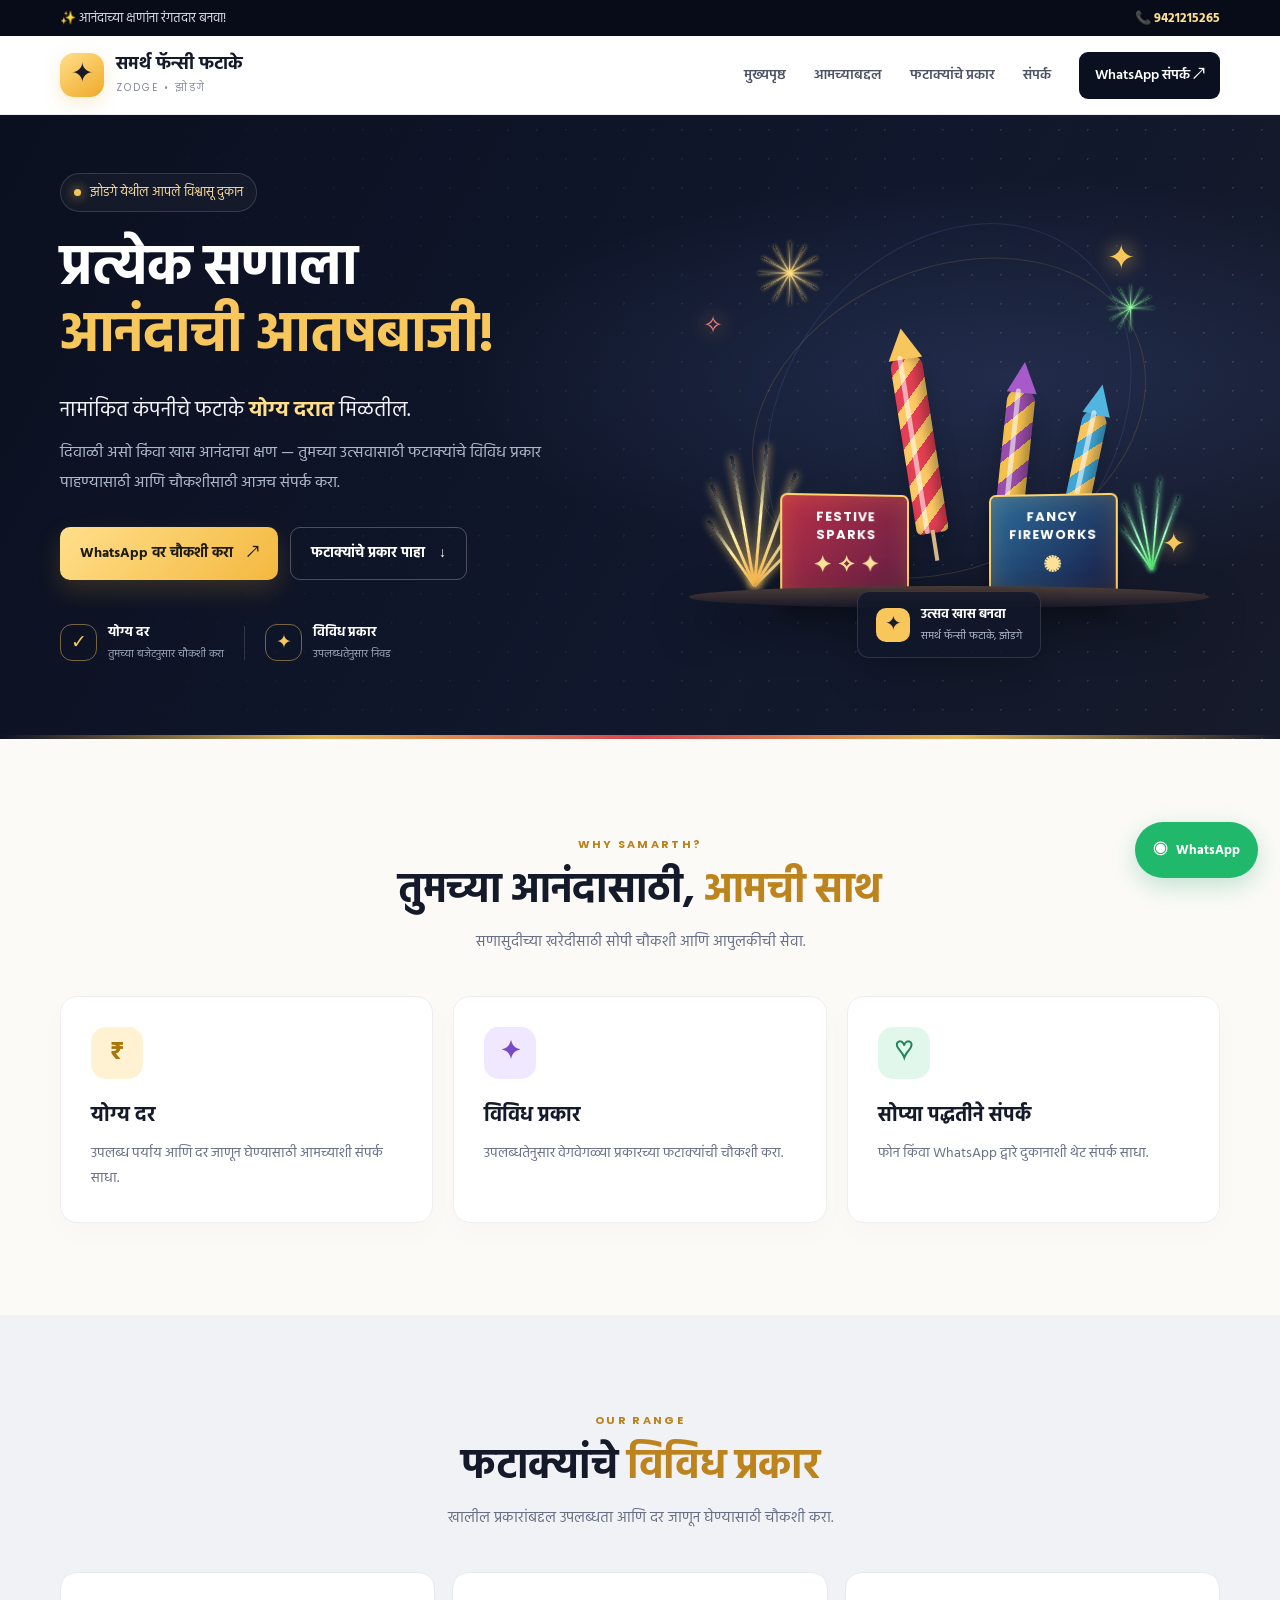
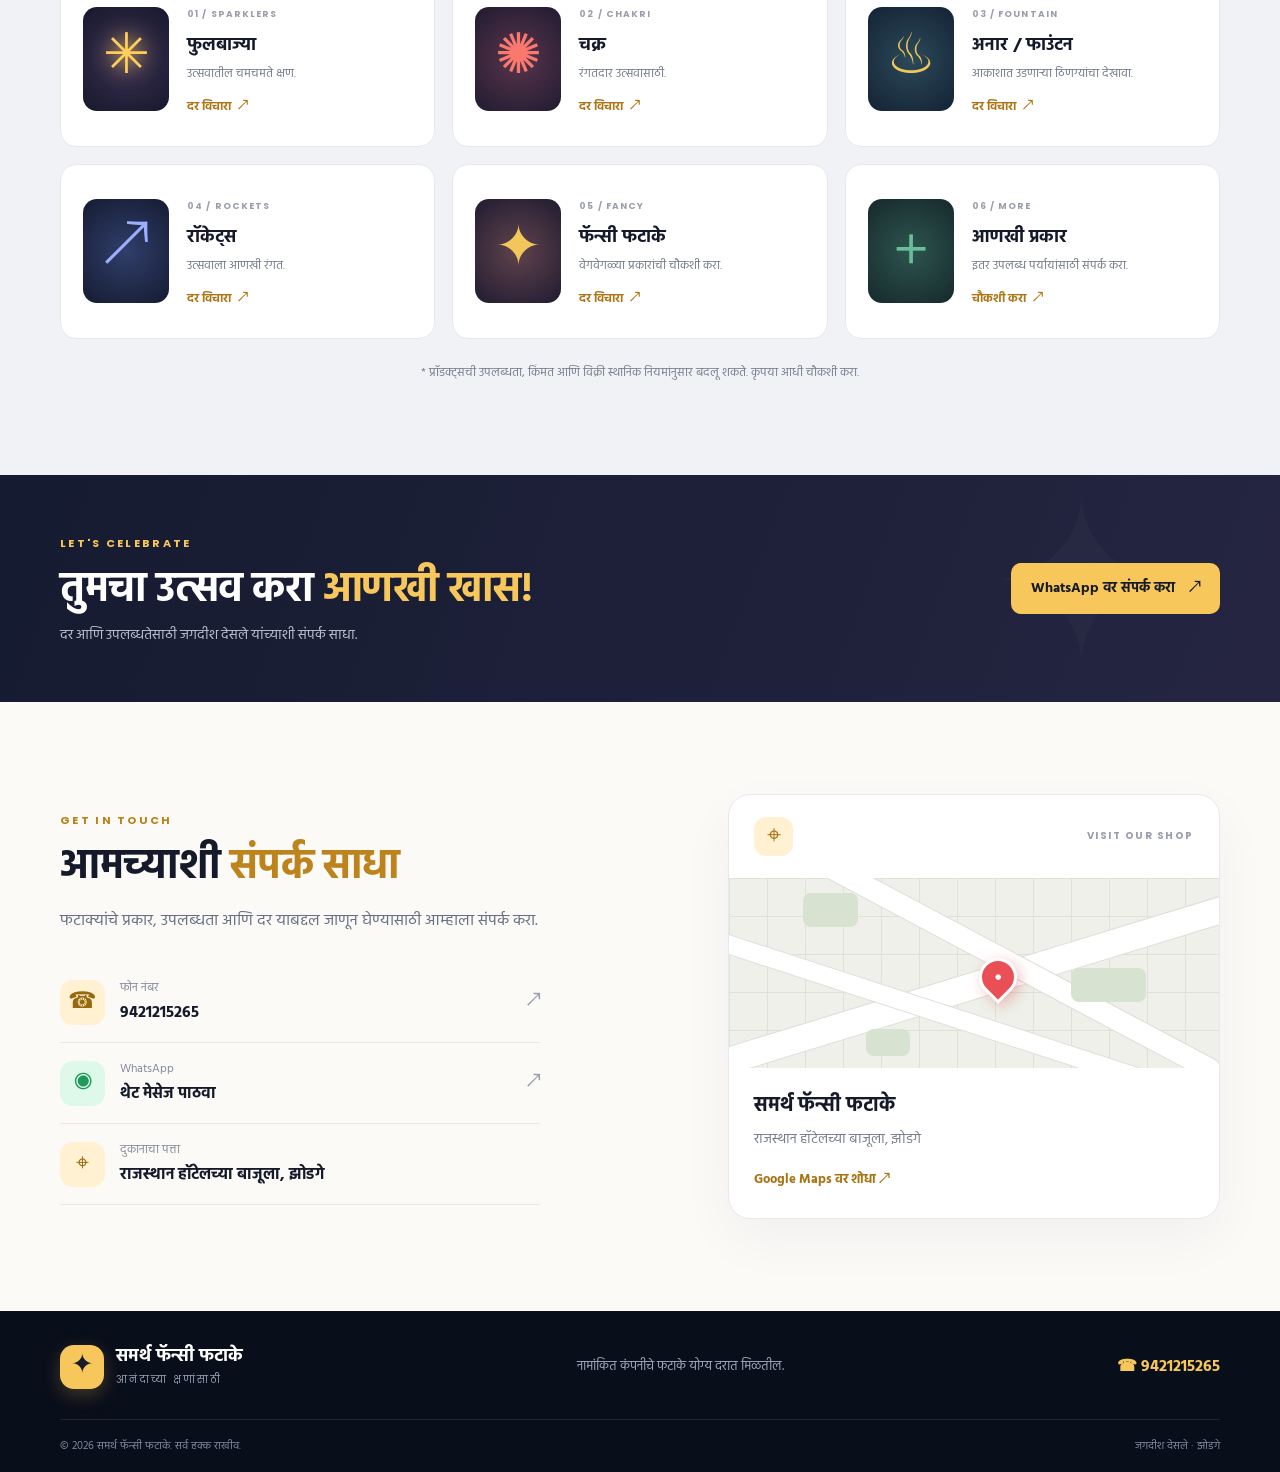
<file: index.html>
<!DOCTYPE html>
<html lang="mr">
<head>
  <meta charset="UTF-8">
  <meta name="viewport" content="width=device-width, initial-scale=1.0">
  <meta name="description" content="समर्थ फॅन्सी फटाके, झोडगे — नामांकित कंपनीचे फटाके योग्य दरात.">
  <title>समर्थ फॅन्सी फटाके | झोडगे</title>
  <link rel="preconnect" href="https://fonts.googleapis.com">
  <link rel="preconnect" href="https://fonts.gstatic.com" crossorigin>
  <link href="https://fonts.googleapis.com/css2?family=Hind:wght@400;500;600;700&family=Poppins:wght@400;500;600;700;800&display=swap" rel="stylesheet">
  <link rel="stylesheet" href="style.css">
</head>
<body>
  <div class="topbar">
    <div class="container topbar-inner">
      <span>✨ आनंदाच्या क्षणांना रंगतदार बनवा!</span>
      <a href="tel:+919421215265">📞 9421215265</a>
    </div>
  </div>

  <header class="site-header">
    <div class="container nav-wrap">
      <a class="brand" href="#home" aria-label="समर्थ फॅन्सी फटाके मुख्यपृष्ठ">
        <span class="brand-mark">✦</span>
        <span><strong>समर्थ फॅन्सी फटाके</strong><small>ZODGE • झोडगे</small></span>
      </a>
      <button class="menu-toggle" id="menuToggle" aria-label="मेनू उघडा" aria-expanded="false">☰</button>
      <nav class="nav-links" id="navLinks">
        <a href="#home">मुख्यपृष्ठ</a>
        <a href="#about">आमच्याबद्दल</a>
        <a href="#range">फटाक्यांचे प्रकार</a>
        <a href="#contact">संपर्क</a>
        <a class="nav-cta" href="#" data-whatsapp>WhatsApp संपर्क ↗</a>
      </nav>
    </div>
  </header>

  <main>
    <section class="hero" id="home">
      <div class="hero-glow glow-one"></div><div class="hero-glow glow-two"></div>
      <div class="container hero-grid">
        <div class="hero-copy">
          <span class="eyebrow"><span class="eyebrow-dot"></span> झोडगे येथील आपले विश्वासू दुकान</span>
          <h1>प्रत्येक सणाला<br><span>आनंदाची आतषबाजी!</span></h1>
          <p class="hero-lead">नामांकित कंपनीचे फटाके <strong>योग्य दरात</strong> मिळतील.</p>
          <p class="hero-text">दिवाळी असो किंवा खास आनंदाचा क्षण — तुमच्या उत्सवासाठी फटाक्यांचे विविध प्रकार पाहण्यासाठी आणि चौकशीसाठी आजच संपर्क करा.</p>
          <div class="hero-actions">
            <a class="btn btn-primary" href="#" data-whatsapp>WhatsApp वर चौकशी करा <span>↗</span></a>
            <a class="btn btn-outline" href="#range">फटाक्यांचे प्रकार पाहा <span>↓</span></a>
          </div>
          <div class="trust-row">
            <div class="trust-icon">✓</div><div><strong>योग्य दर</strong><small>तुमच्या बजेटनुसार चौकशी करा</small></div>
            <div class="trust-divider"></div>
            <div class="trust-icon">✦</div><div><strong>विविध प्रकार</strong><small>उपलब्धतेनुसार निवड</small></div>
          </div>
        </div>
        <div class="hero-art" aria-label="रंगीबेरंगी फटाक्यांचे चित्रात्मक डिझाइन">
          <div class="art-orbit orbit-a"></div><div class="art-orbit orbit-b"></div>
          <div class="spark spark-a">✦</div><div class="spark spark-b">✧</div><div class="spark spark-c">✦</div>
          <div class="firework fw-one"><i></i><i></i><i></i><i></i><i></i><i></i><i></i><i></i><i></i><i></i><i></i><i></i></div>
          <div class="firework fw-two"><i></i><i></i><i></i><i></i><i></i><i></i><i></i><i></i><i></i><i></i></div>
          <div class="product-scene">
            <div class="rocket rocket-red"><b></b><span></span><i></i></div>
            <div class="rocket rocket-gold"><b></b><span></span><i></i></div>
            <div class="rocket rocket-blue"><b></b><span></span><i></i></div>
            <div class="fountain fountain-one"><i></i><i></i><i></i><i></i><i></i><i></i><i></i></div>
            <div class="fountain fountain-two"><i></i><i></i><i></i><i></i><i></i></div>
            <div class="cracker-box box-one"><span>FESTIVE<br>SPARKS</span><b>✦ ✧ ✦</b></div>
            <div class="cracker-box box-two"><span>FANCY<br>FIREWORKS</span><b>✺</b></div>
            <div class="ground"></div>
          </div>
          <div class="hero-art-label"><span class="label-star">✦</span><span><strong>उत्सव खास बनवा</strong><small>समर्थ फॅन्सी फटाके, झोडगे</small></span></div>
        </div>
      </div>
      <div class="hero-bottom-line"></div>
    </section>

    <section class="features section-pad" id="about">
      <div class="container">
        <div class="section-heading">
          <span class="section-kicker">WHY SAMARTH?</span>
          <h2>तुमच्या आनंदासाठी, <span>आमची साथ</span></h2>
          <p>सणासुदीच्या खरेदीसाठी सोपी चौकशी आणि आपुलकीची सेवा.</p>
        </div>
        <div class="feature-grid">
          <article class="feature-card"><div class="feature-icon icon-gold">₹</div><h3>योग्य दर</h3><p>उपलब्ध पर्याय आणि दर जाणून घेण्यासाठी आमच्याशी संपर्क साधा.</p></article>
          <article class="feature-card"><div class="feature-icon icon-purple">✦</div><h3>विविध प्रकार</h3><p>उपलब्धतेनुसार वेगवेगळ्या प्रकारच्या फटाक्यांची चौकशी करा.</p></article>
          <article class="feature-card"><div class="feature-icon icon-green">♡</div><h3>सोप्या पद्धतीने संपर्क</h3><p>फोन किंवा WhatsApp द्वारे दुकानाशी थेट संपर्क साधा.</p></article>
        </div>
      </div>
    </section>

    <section class="range-section section-pad" id="range">
      <div class="container">
        <div class="section-heading">
          <span class="section-kicker">OUR RANGE</span>
          <h2>फटाक्यांचे <span>विविध प्रकार</span></h2>
          <p>खालील प्रकारांबद्दल उपलब्धता आणि दर जाणून घेण्यासाठी चौकशी करा.</p>
        </div>
        <div class="range-grid">
          <article class="range-card range-spark"><div class="range-art">✳</div><div><span class="range-number">01 / SPARKLERS</span><h3>फुलबाज्या</h3><p>उत्सवातील चमचमते क्षण.</p><a href="#" data-whatsapp data-product="फुलबाज्या">दर विचारा <span>↗</span></a></div></article>
          <article class="range-card range-wheel"><div class="range-art">✺</div><div><span class="range-number">02 / CHAKRI</span><h3>चक्र</h3><p>रंगतदार उत्सवासाठी.</p><a href="#" data-whatsapp data-product="चक्र">दर विचारा <span>↗</span></a></div></article>
          <article class="range-card range-fountain"><div class="range-art">♨</div><div><span class="range-number">03 / FOUNTAIN</span><h3>अनार / फाउंटन</h3><p>आकाशात उडणाऱ्या ठिणग्यांचा देखावा.</p><a href="#" data-whatsapp data-product="अनार / फाउंटन">दर विचारा <span>↗</span></a></div></article>
          <article class="range-card range-rocket"><div class="range-art">↗</div><div><span class="range-number">04 / ROCKETS</span><h3>रॉकेट्स</h3><p>उत्सवाला आणखी रंगत.</p><a href="#" data-whatsapp data-product="रॉकेट्स">दर विचारा <span>↗</span></a></div></article>
          <article class="range-card range-fancy"><div class="range-art">✦</div><div><span class="range-number">05 / FANCY</span><h3>फॅन्सी फटाके</h3><p>वेगवेगळ्या प्रकारांची चौकशी करा.</p><a href="#" data-whatsapp data-product="फॅन्सी फटाके">दर विचारा <span>↗</span></a></div></article>
          <article class="range-card range-more"><div class="range-art">＋</div><div><span class="range-number">06 / MORE</span><h3>आणखी प्रकार</h3><p>इतर उपलब्ध पर्यायांसाठी संपर्क करा.</p><a href="#" data-whatsapp data-product="इतर उपलब्ध प्रकार">चौकशी करा <span>↗</span></a></div></article>
        </div>
        <p class="availability-note">* प्रॉडक्ट्सची उपलब्धता, किंमत आणि विक्री स्थानिक नियमांनुसार बदलू शकते. कृपया आधी चौकशी करा.</p>
      </div>
    </section>

    <section class="cta-section">
      <div class="container cta-inner">
        <div><span class="section-kicker">LET'S CELEBRATE</span><h2>तुमचा उत्सव करा <span>आणखी खास!</span></h2><p>दर आणि उपलब्धतेसाठी जगदीश देसले यांच्याशी संपर्क साधा.</p></div>
        <a class="btn btn-light" href="#" data-whatsapp>WhatsApp वर संपर्क करा <span>↗</span></a>
      </div>
    </section>

    <section class="contact-section section-pad" id="contact">
      <div class="container contact-layout">
        <div class="contact-copy">
          <span class="section-kicker">GET IN TOUCH</span>
          <h2>आमच्याशी <span>संपर्क साधा</span></h2>
          <p>फटाक्यांचे प्रकार, उपलब्धता आणि दर याबद्दल जाणून घेण्यासाठी आम्हाला संपर्क करा.</p>
          <a class="contact-method" href="tel:+919421215265"><span class="contact-symbol">☎</span><span><small>फोन नंबर</small><strong>9421215265</strong></span><b>↗</b></a>
          <a class="contact-method" href="#" data-whatsapp><span class="contact-symbol whatsapp-symbol">◉</span><span><small>WhatsApp</small><strong>थेट मेसेज पाठवा</strong></span><b>↗</b></a>
          <div class="contact-method location-method"><span class="contact-symbol">⌖</span><span><small>दुकानाचा पत्ता</small><strong>राजस्थान हॉटेलच्या बाजूला, झोडगे</strong></span></div>
        </div>
        <div class="location-card">
          <div class="location-card-top"><span class="location-pin">⌖</span><span class="location-tag">VISIT OUR SHOP</span></div>
          <div class="location-graphic"><div class="map-road road-one"></div><div class="map-road road-two"></div><div class="map-road road-three"></div><div class="map-block block-one"></div><div class="map-block block-two"></div><div class="map-block block-three"></div><div class="map-pin">●<span></span></div></div>
          <div class="location-details"><h3>समर्थ फॅन्सी फटाके</h3><p>राजस्थान हॉटेलच्या बाजूला, झोडगे</p><a href="https://www.google.com/maps/search/?api=1&query=Rajasthan+Hotel+Zodge+Maharashtra" target="_blank" rel="noopener noreferrer">Google Maps वर शोधा ↗</a></div>
        </div>
      </div>
    </section>
  </main>

  <footer class="footer">
    <div class="container footer-main">
      <a class="brand footer-brand" href="#home"><span class="brand-mark">✦</span><span><strong>समर्थ फॅन्सी फटाके</strong><small>आनंदाच्या क्षणांसाठी</small></span></a>
      <p>नामांकित कंपनीचे फटाके योग्य दरात मिळतील.</p>
      <a class="footer-phone" href="tel:+919421215265">☎ 9421215265</a>
    </div>
    <div class="container footer-bottom"><span>© <span id="year"></span> समर्थ फॅन्सी फटाके. सर्व हक्क राखीव.</span><span>जगदीश देसले · झोडगे</span></div>
  </footer>

  <a class="floating-whatsapp" href="#" data-whatsapp aria-label="WhatsApp वर संपर्क करा"><span>◉</span><b>WhatsApp</b></a>
  <script src="script.js"></script>
</body>
</html>
</file>
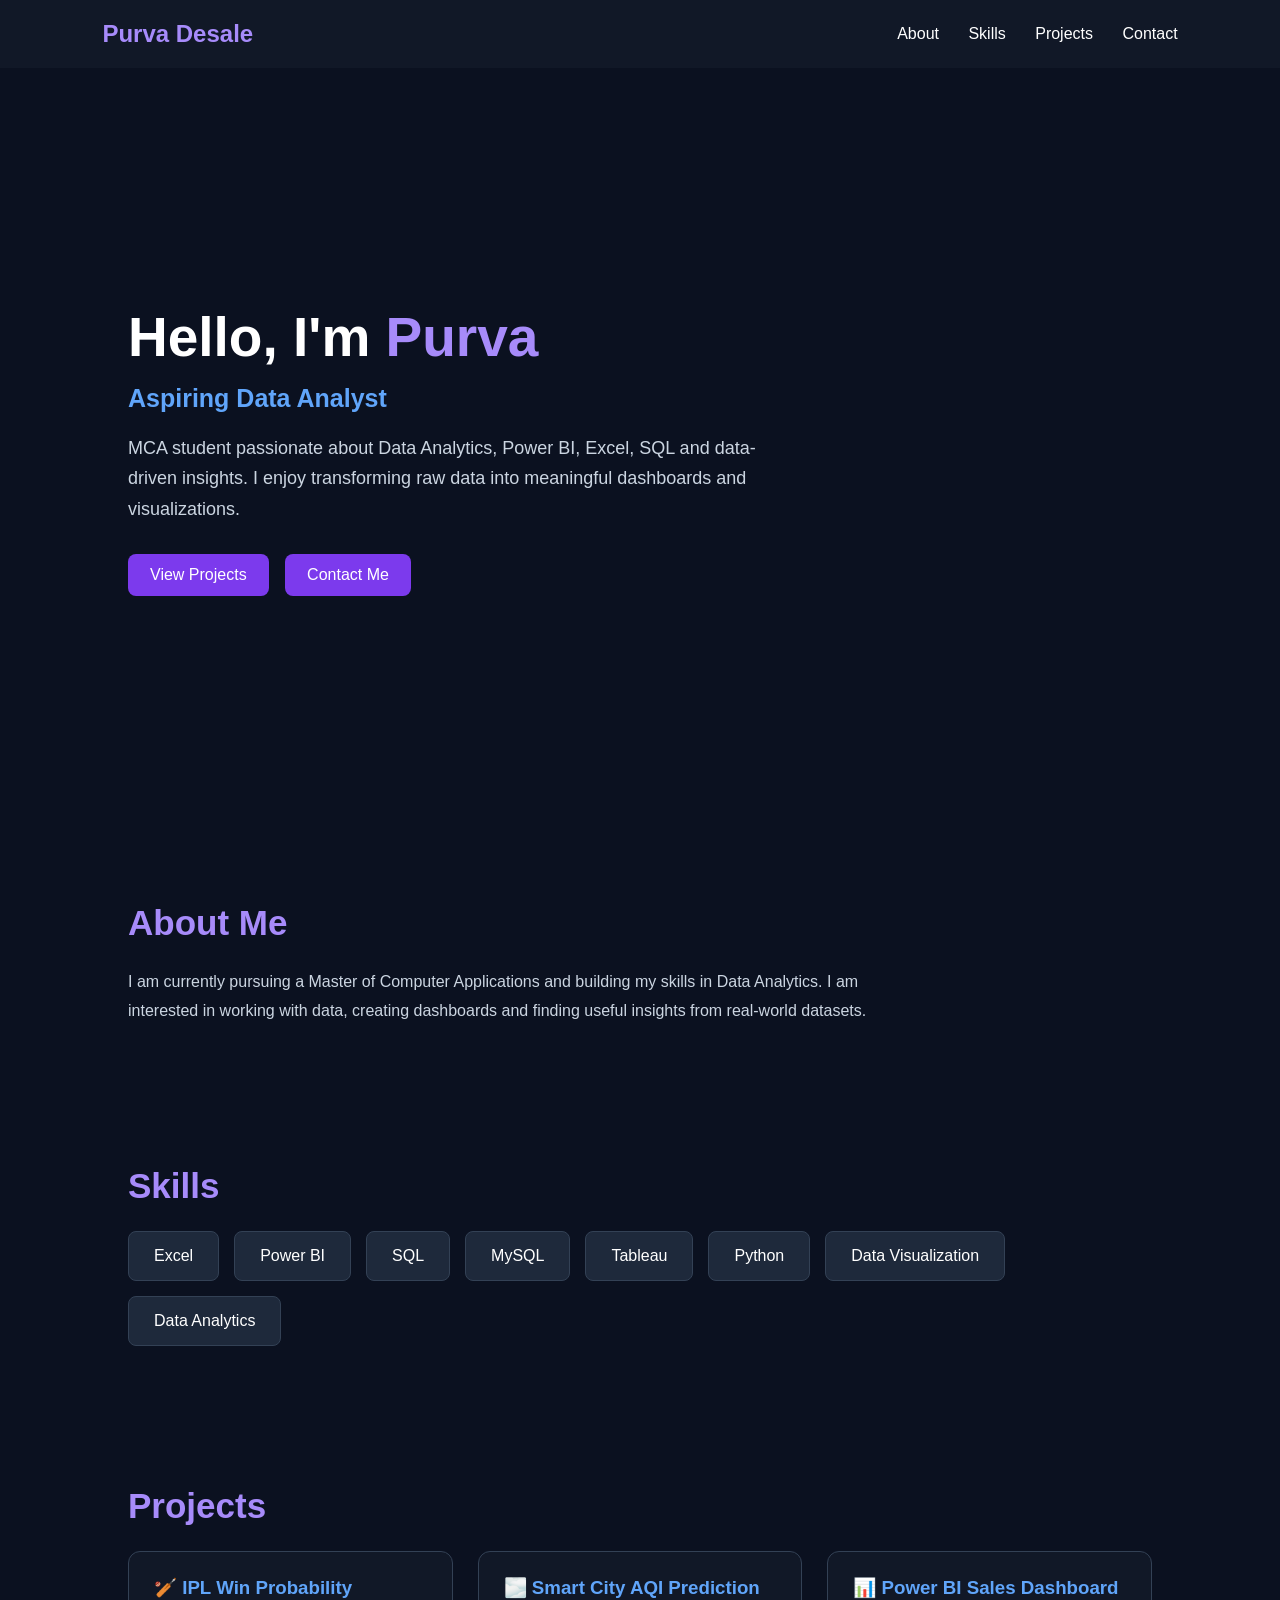
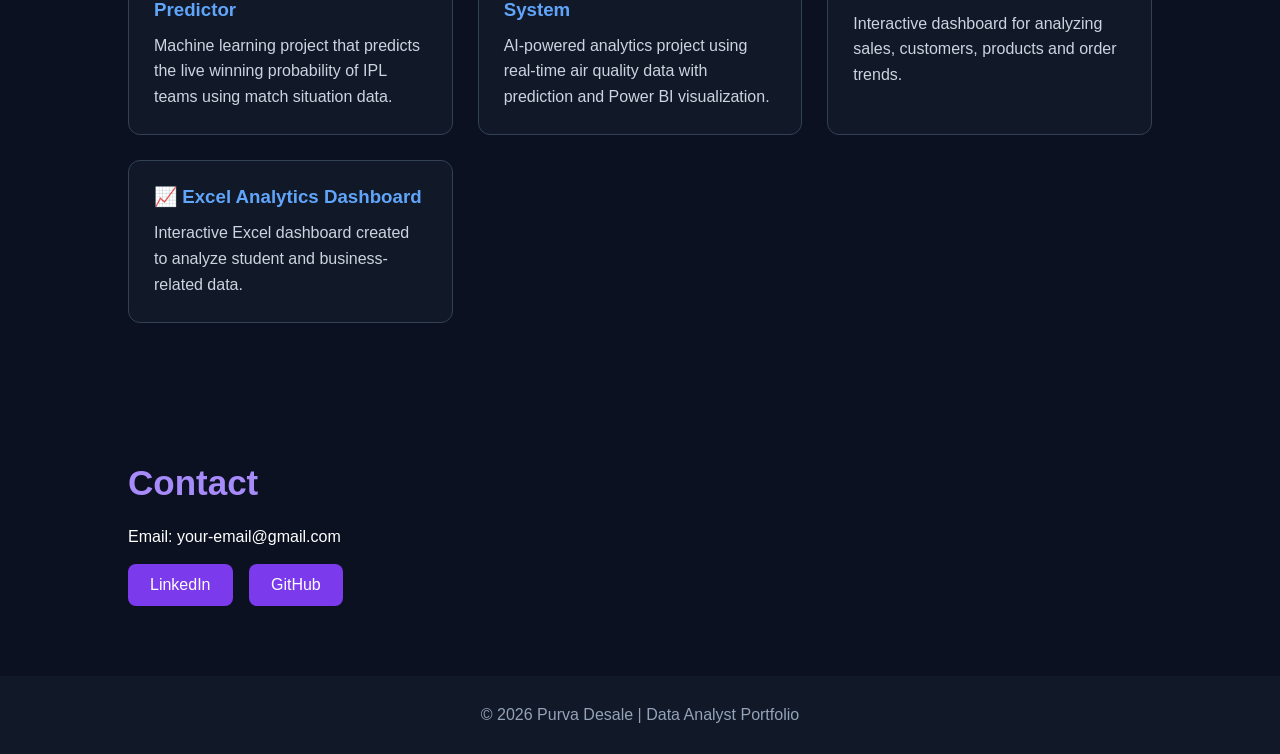
<file: index1.html>
<!DOCTYPE html>
<html lang="en">
<head>
    <meta charset="UTF-8">
    <meta name="viewport" content="width=device-width, initial-scale=1.0">
    <title>Purva Desale | Data Analyst Portfolio</title>

    <style>
        * {
            margin: 0;
            padding: 0;
            box-sizing: border-box;
            font-family: Arial, sans-serif;
        }

        body {
            background: #0b1120;
            color: white;
        }

        nav {
            display: flex;
            justify-content: space-between;
            align-items: center;
            padding: 20px 8%;
            background: #111827;
        }

        nav h2 {
            color: #a78bfa;
        }

        nav a {
            color: white;
            text-decoration: none;
            margin-left: 25px;
        }

        nav a:hover {
            color: #a78bfa;
        }

        .hero {
            min-height: 85vh;
            display: flex;
            flex-direction: column;
            justify-content: center;
            padding: 0 10%;
        }

        .hero h1 {
            font-size: 55px;
            margin-bottom: 15px;
        }

        .hero h1 span {
            color: #a78bfa;
        }

        .hero h3 {
            font-size: 25px;
            color: #60a5fa;
            margin-bottom: 20px;
        }

        .hero p {
            max-width: 650px;
            color: #cbd5e1;
            line-height: 1.7;
            font-size: 18px;
        }

        .buttons {
            margin-top: 30px;
        }

        .btn {
            display: inline-block;
            padding: 12px 22px;
            margin-right: 12px;
            border-radius: 8px;
            text-decoration: none;
            color: white;
            background: #7c3aed;
        }

        .btn:hover {
            background: #2563eb;
        }

        section {
            padding: 70px 10%;
        }

        section h2 {
            font-size: 35px;
            color: #a78bfa;
            margin-bottom: 25px;
        }

        .about p {
            color: #cbd5e1;
            line-height: 1.8;
            max-width: 800px;
        }

        .skills {
            display: flex;
            flex-wrap: wrap;
            gap: 15px;
        }

        .skill {
            background: #1e293b;
            padding: 15px 25px;
            border-radius: 8px;
            border: 1px solid #334155;
        }

        .projects {
            display: grid;
            grid-template-columns: repeat(auto-fit, minmax(280px, 1fr));
            gap: 25px;
        }

        .project {
            background: #111827;
            padding: 25px;
            border-radius: 12px;
            border: 1px solid #334155;
        }

        .project h3 {
            color: #60a5fa;
            margin-bottom: 12px;
        }

        .project p {
            color: #cbd5e1;
            line-height: 1.6;
        }

        footer {
            text-align: center;
            padding: 30px;
            background: #111827;
            color: #94a3b8;
        }
    </style>
</head>

<body>

    <nav>
        <h2>Purva Desale</h2>

        <div>
            <a href="#about">About</a>
            <a href="#skills">Skills</a>
            <a href="#projects">Projects</a>
            <a href="#contact">Contact</a>
        </div>
    </nav>

    <div class="hero">

        <h1>Hello, I'm <span>Purva</span></h1>

        <h3>Aspiring Data Analyst</h3>

        <p>
            MCA student passionate about Data Analytics, 
            Power BI, Excel, SQL and data-driven insights.
            I enjoy transforming raw data into meaningful dashboards
            and visualizations.
        </p>

        <div class="buttons">
            <a href="#projects" class="btn">View Projects</a>
            <a href="#contact" class="btn">Contact Me</a>
        </div>

    </div>

    <section id="about" class="about">

        <h2>About Me</h2>

        <p>
            I am currently pursuing a Master of Computer Applications
            and building my skills in Data Analytics. I am interested
            in working with data, creating dashboards and finding
            useful insights from real-world datasets.
        </p>

    </section>

    <section id="skills">

        <h2>Skills</h2>

        <div class="skills">

            <div class="skill">Excel</div>
            <div class="skill">Power BI</div>
            <div class="skill">SQL</div>
            <div class="skill">MySQL</div>
            <div class="skill">Tableau</div>
            <div class="skill">Python</div>
            <div class="skill">Data Visualization</div>
            <div class="skill">Data Analytics</div>

        </div>

    </section>

    <section id="projects">

        <h2>Projects</h2>

        <div class="projects">

            <div class="project">
                <h3>🏏 IPL Win Probability Predictor</h3>
                <p>
                    Machine learning project that predicts the
                    live winning probability of IPL teams using
                    match situation data.
                </p>
            </div>

            <div class="project">
                <h3>🌫️ Smart City AQI Prediction System</h3>
                <p>
                    AI-powered analytics project using real-time
                    air quality data with prediction and Power BI
                    visualization.
                </p>
            </div>

            <div class="project">
                <h3>📊 Power BI Sales Dashboard</h3>
                <p>
                    Interactive dashboard for analyzing sales,
                    customers, products and order trends.
                </p>
            </div>

            <div class="project">
                <h3>📈 Excel Analytics Dashboard</h3>
                <p>
                    Interactive Excel dashboard created to analyze
                    student and business-related data.
                </p>
            </div>

        </div>

    </section>

    <section id="contact">

        <h2>Contact</h2>

        <p>Email: your-email@gmail.com</p>

        <br>

        <a href="https://www.linkedin.com/" class="btn">
            LinkedIn
        </a>

        <a href="https://github.com/" class="btn">
            GitHub
        </a>

    </section>

    <footer>
        © 2026 Purva Desale | Data Analyst Portfolio
    </footer>

</body>
</html>
</file>
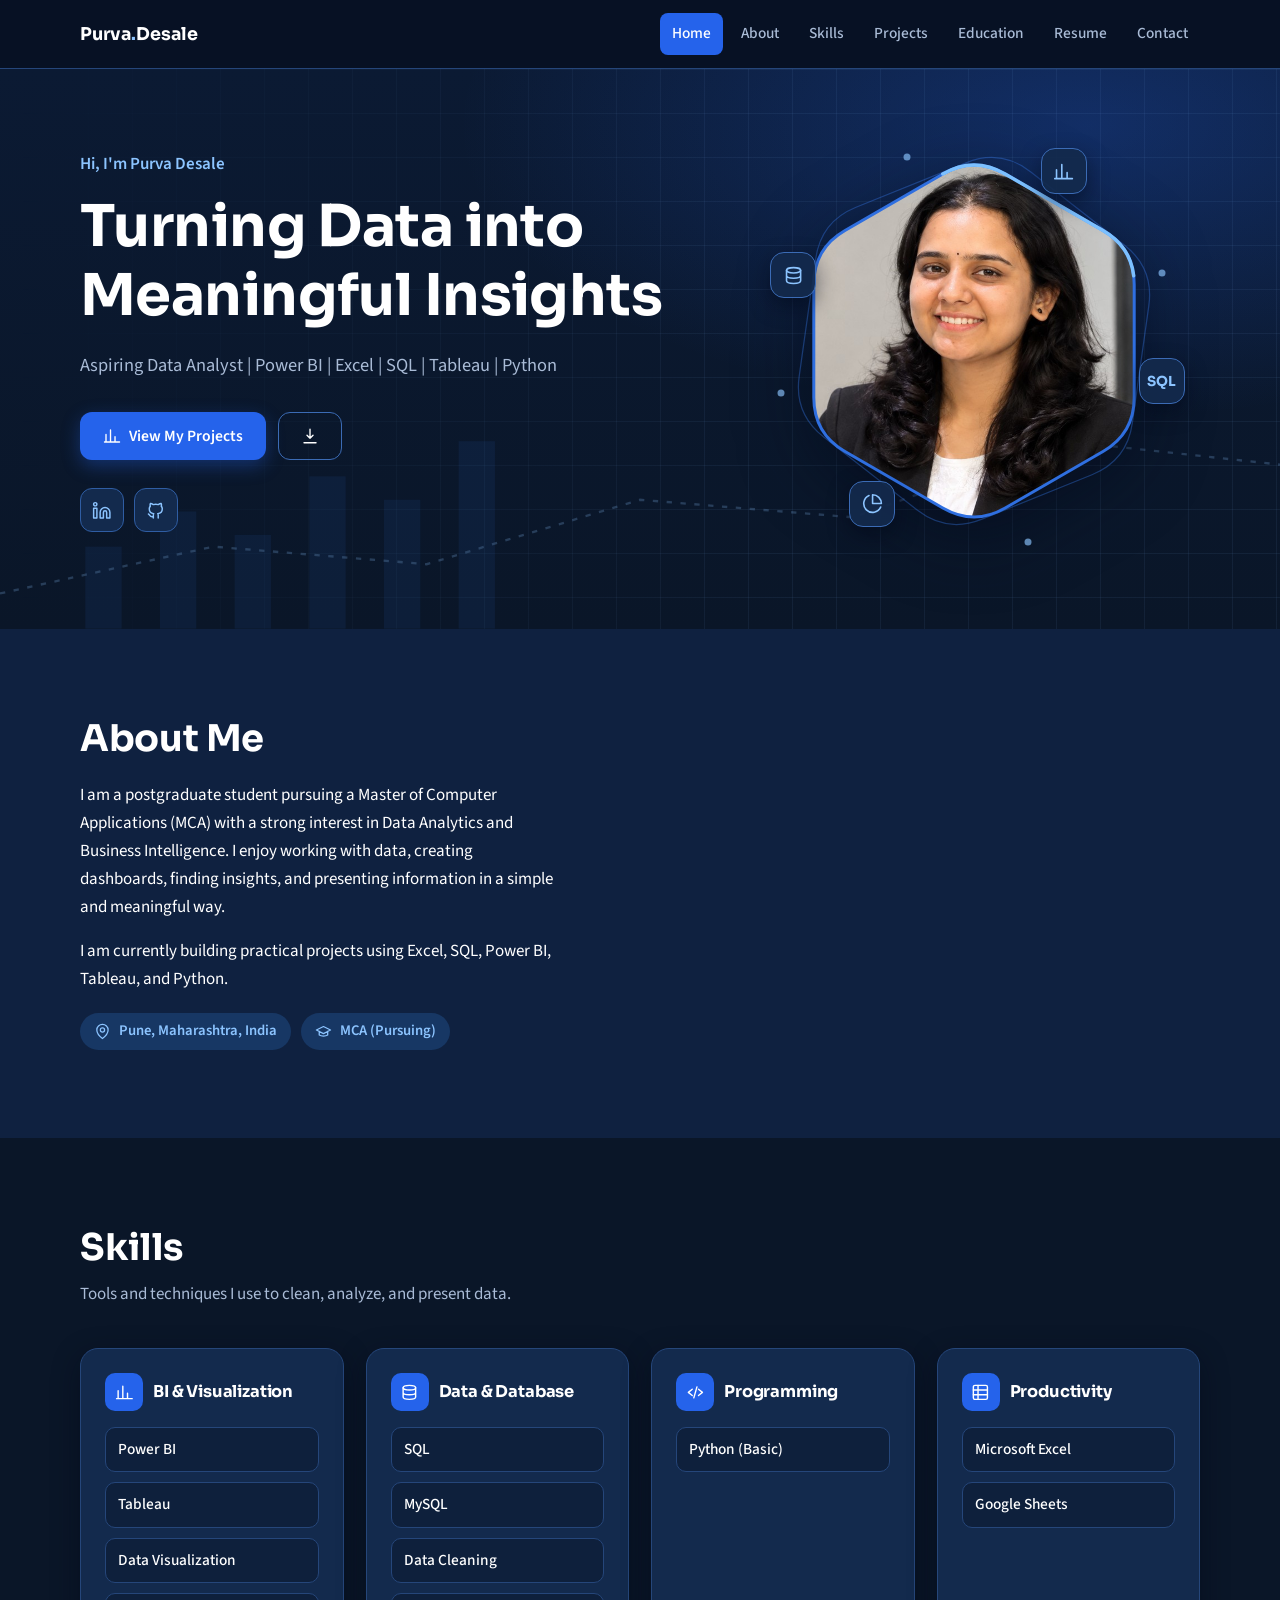
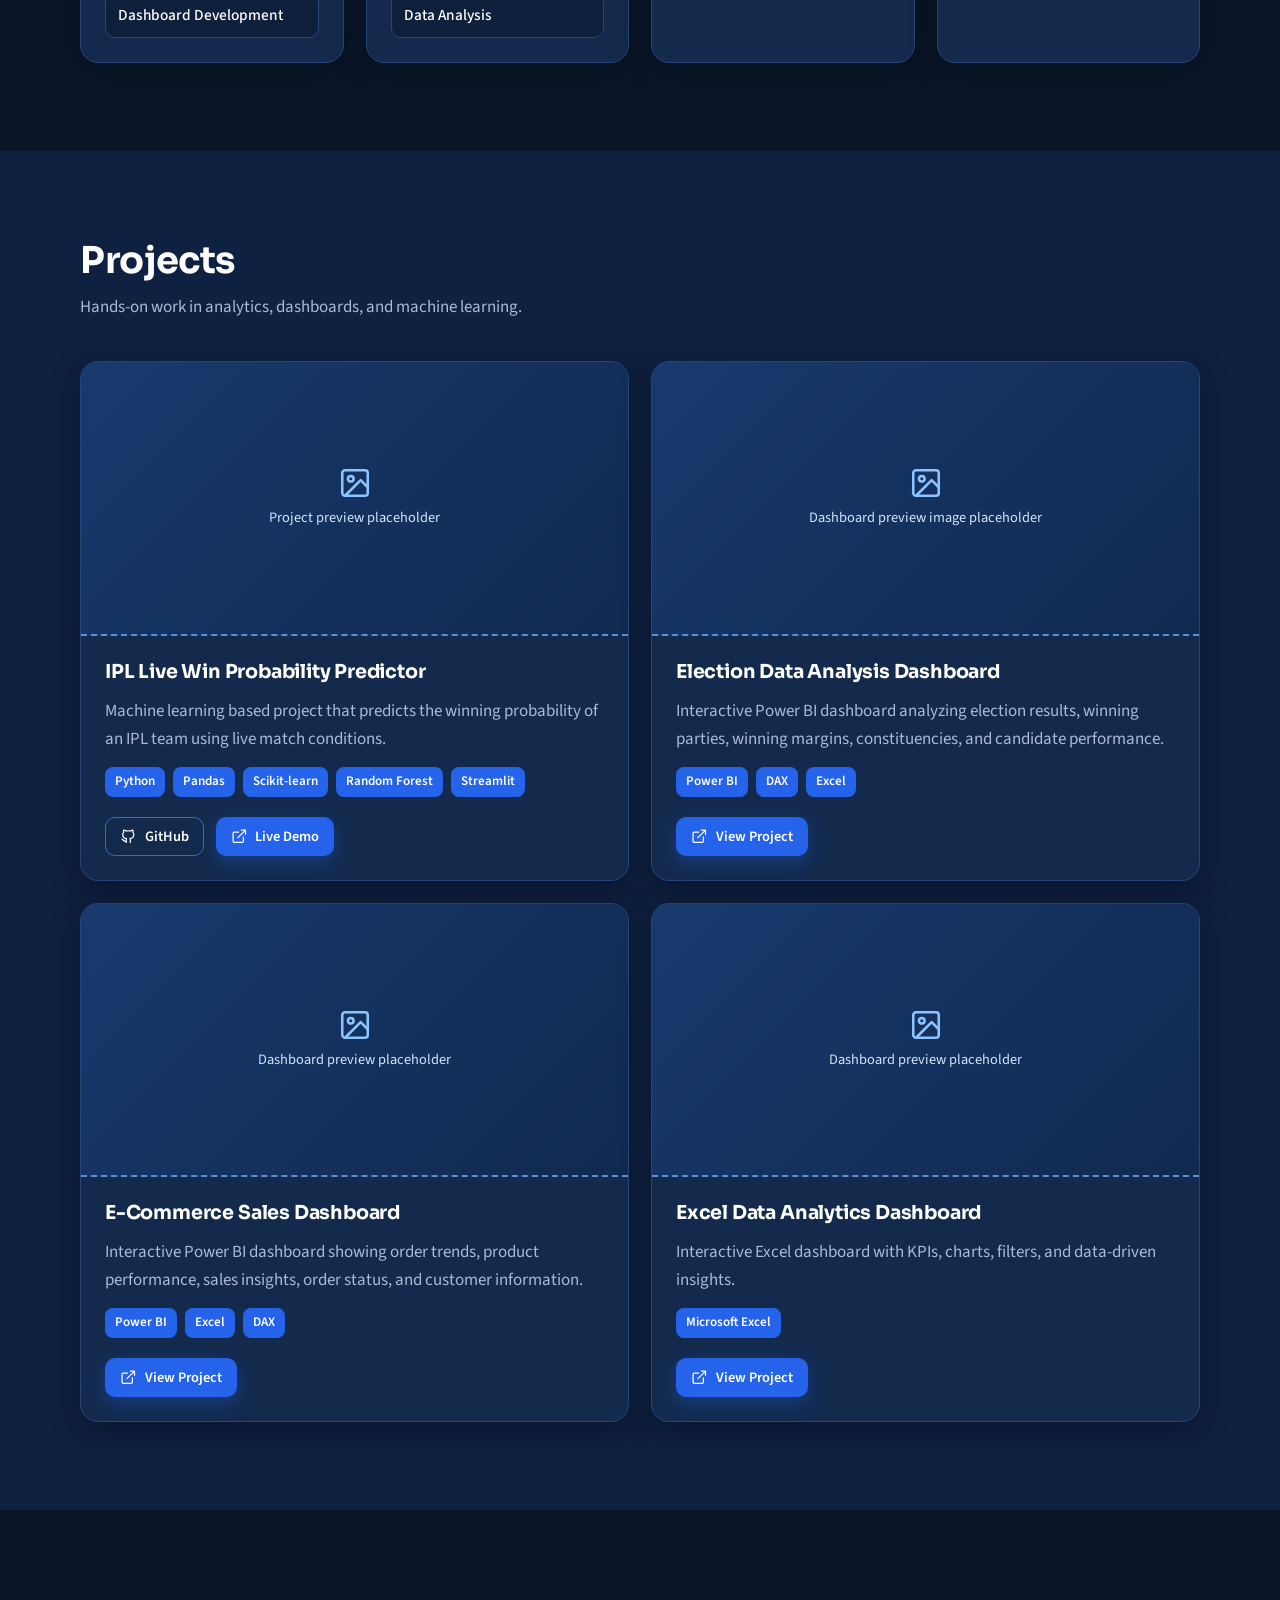
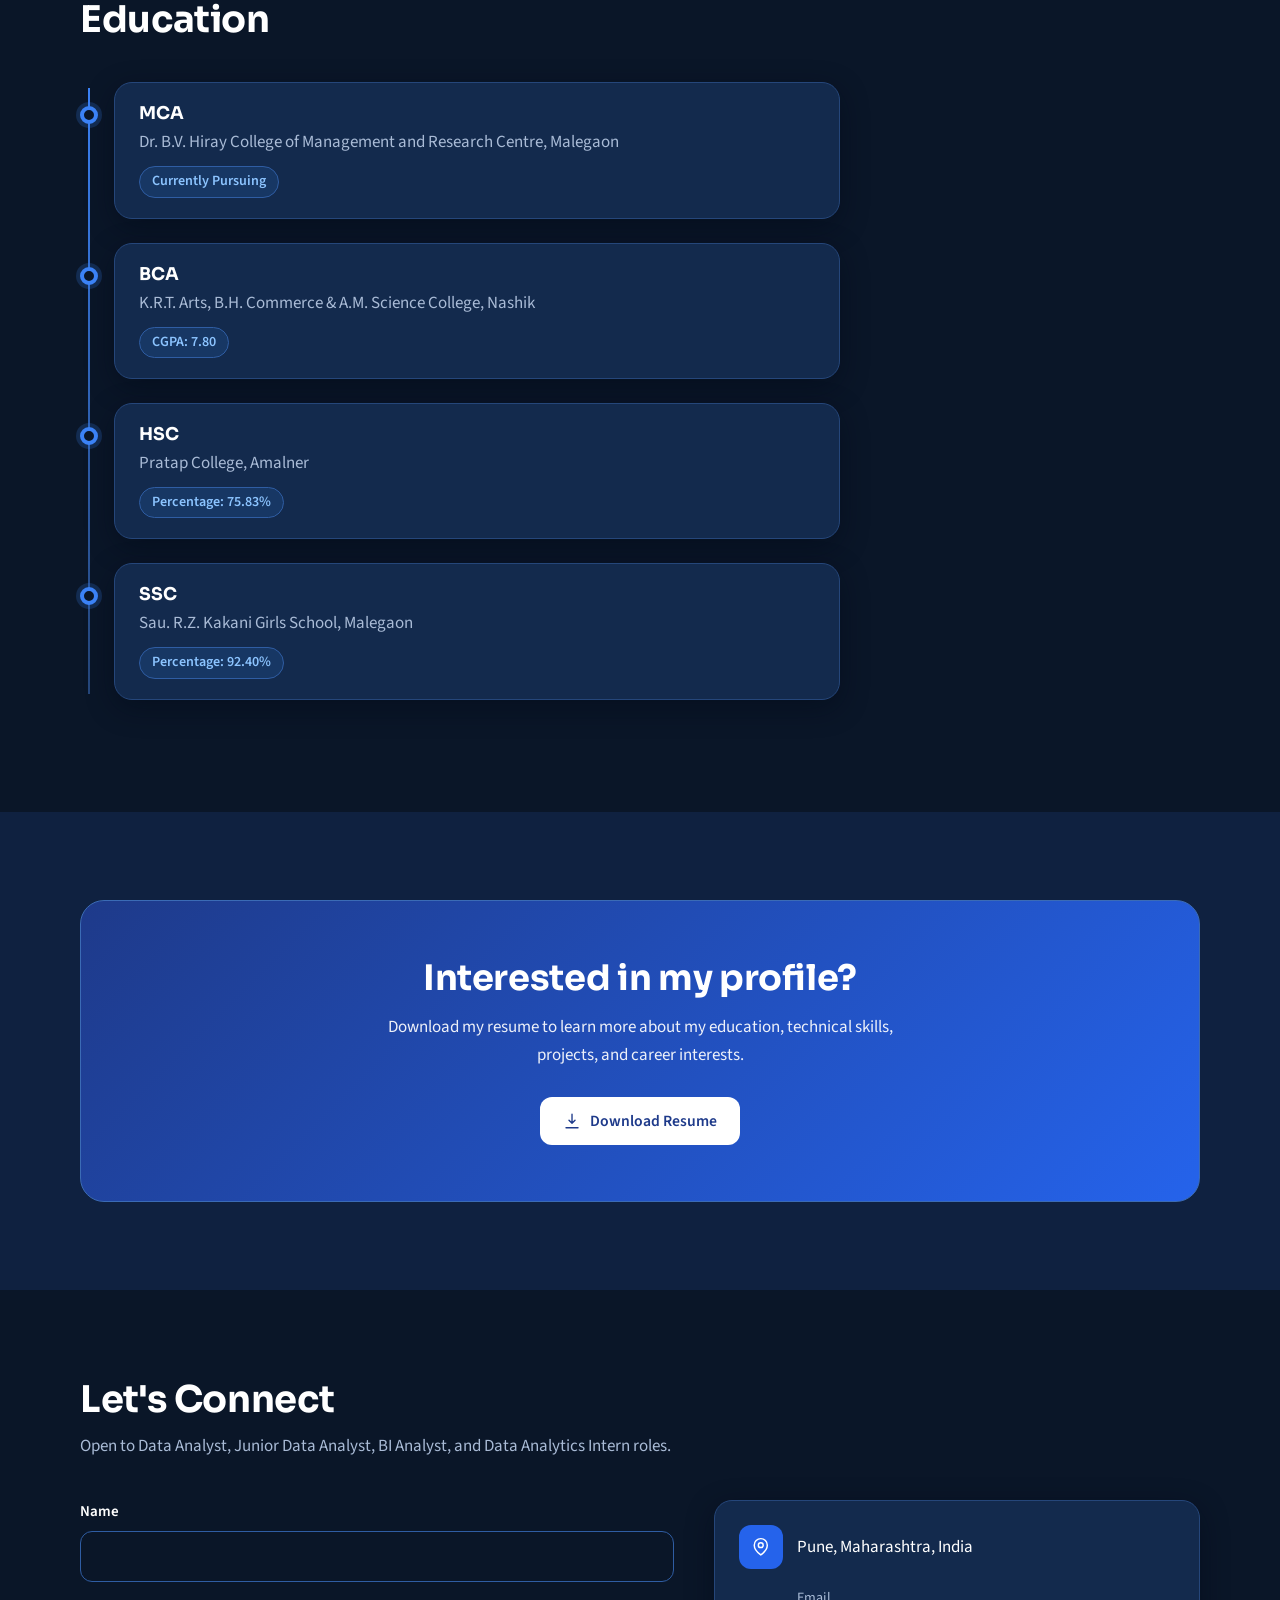
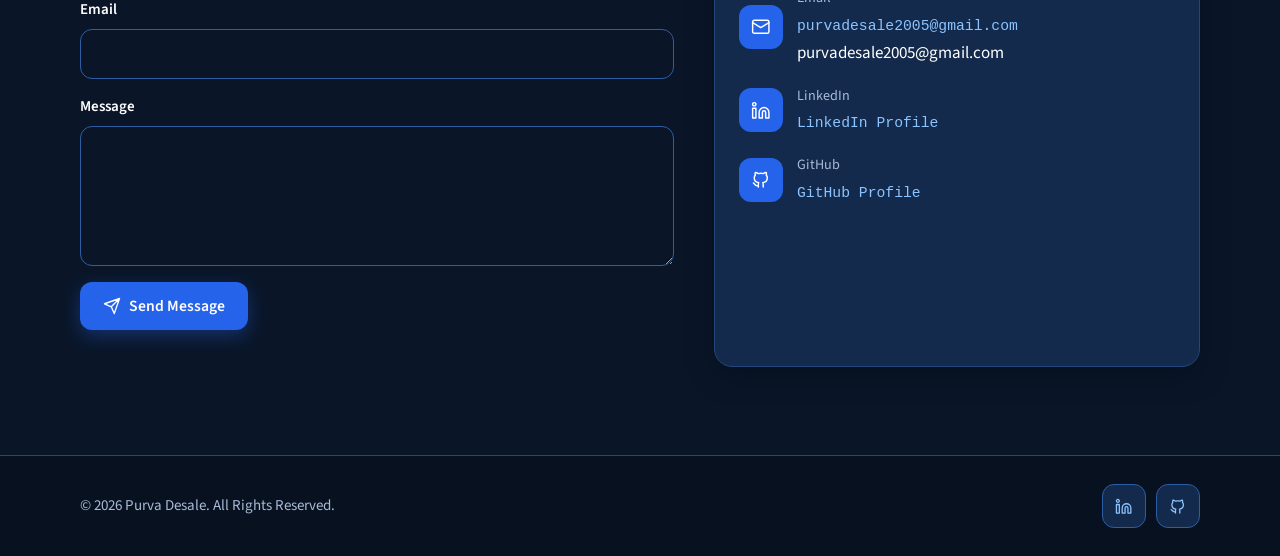
<file: purva-desale-portfolio (3).html>
<!DOCTYPE html>
<html lang="en">
<head>
<meta charset="utf-8">
<meta name="viewport" content="width=device-width, initial-scale=1, viewport-fit=cover">
<title>Purva Desale | Aspiring Data Analyst</title>
<link rel="preconnect" href="https://fonts.googleapis.com">
<link href="https://fonts.googleapis.com/css2?family=Sora:wght@500;600;700&family=Source+Sans+3:wght@400;500;600&display=swap" rel="stylesheet">
<style>
:root{color-scheme:dark;--bg:#0a1628;--alt:#0f2140;--card:#132a4d;--ink:#fff;--muted:#a9bbd6;--line:#25467a;--purple:#5aa5ff;--blue:#2563eb;--sky:#8cc4ff;--tint:#173764;--shadow:0 8px 28px rgba(2,8,23,.45);--nav:rgba(8,18,36,.92)}
:root{box-sizing:border-box;padding-top:env(safe-area-inset-top,0px);padding-bottom:env(safe-area-inset-bottom,0px)}
html{scroll-behavior:smooth;scroll-padding-top:calc(72px + env(safe-area-inset-top,0px))}
*,*::before,*::after{box-sizing:inherit}
body{margin:0;background:var(--bg);color:var(--ink);font:400 17px/1.65 "Source Sans 3",system-ui,-apple-system,"Segoe UI",sans-serif;-webkit-font-smoothing:antialiased}
h1,h2,h3{font-family:Sora,"Segoe UI",system-ui,sans-serif;line-height:1.2;margin:0;letter-spacing:-.01em}
a{color:inherit;text-decoration:none}
:focus-visible{outline:3px solid var(--blue);outline-offset:3px;border-radius:6px}
.wrap{width:min(1120px,100% - 40px);margin-inline:auto}
section{padding:88px 0}
section.alt{background:var(--alt)}
.sec-head{margin-bottom:40px;max-width:640px}
.sec-head h2{font-size:clamp(1.7rem,3.5vw,2.3rem)}
.sec-head p{color:var(--muted);margin:10px 0 0}
svg.i{width:1.15em;height:1.15em;fill:none;stroke:currentColor;stroke-width:1.8;stroke-linecap:round;stroke-linejoin:round;flex:none}
.btn{display:inline-flex;align-items:center;gap:8px;padding:12px 22px;border-radius:12px;font:600 .98rem "Source Sans 3",sans-serif;border:1.5px solid transparent;cursor:pointer;transition:transform .2s,box-shadow .2s,background .2s}
.btn:hover{transform:translateY(-2px)}
.btn-p{background:var(--blue);color:#fff;box-shadow:0 6px 18px rgba(37,99,235,.35)}
.btn-p:hover{background:#3b82f6}
.btn-o{border-color:#3b6bb5;background:transparent;color:#fff}
.btn-o:hover{border-color:var(--sky);color:var(--sky);background:var(--tint)}
.btn-sm{padding:8px 14px;font-size:.9rem;border-radius:10px}
/* nav */
header{position:sticky;top:env(safe-area-inset-top,0px);z-index:50;background:var(--nav);backdrop-filter:blur(12px);border-bottom:1px solid var(--line)}
.nav{display:flex;align-items:center;justify-content:space-between;height:68px}
.logo{font:700 1.1rem Sora,sans-serif}
.logo span{color:var(--sky)}
.links{display:flex;gap:6px;list-style:none;margin:0;padding:0}
.links a{display:block;padding:8px 12px;border-radius:8px;color:var(--muted);font-weight:500;font-size:.96rem}
.links a:hover,.links a.on{color:#fff;background:var(--blue)}
.burger{display:none;background:none;border:1px solid var(--line);color:var(--ink);border-radius:10px;width:44px;height:44px;cursor:pointer;align-items:center;justify-content:center}
/* hero */
.hero{position:relative;overflow:hidden;padding:72px 0 88px;background:radial-gradient(900px 420px at 85% 10%,rgba(37,99,235,.28),transparent 70%),linear-gradient(180deg,#0b1a33,#0a1628)}
.hero::before{content:"";position:absolute;inset:0;background-image:linear-gradient(rgba(140,196,255,.07) 1px,transparent 1px),linear-gradient(90deg,rgba(140,196,255,.07) 1px,transparent 1px);background-size:44px 44px;-webkit-mask-image:linear-gradient(90deg,transparent,#000 60%);mask-image:linear-gradient(90deg,transparent,#000 60%)}
.hero-bg{position:absolute;left:0;right:0;bottom:0;width:100%;height:46%;opacity:.5;pointer-events:none}
.hero-grid{position:relative}
.photo-wrap{display:grid;place-items:center}
.pf{position:relative;width:min(400px,80vw);aspect-ratio:1;--chip:46px;outline:none}
.pf:focus-visible{outline:3px solid var(--sky);outline-offset:10px;border-radius:28px}
.pf-glow{position:absolute;inset:6%;background:radial-gradient(closest-side,rgba(59,130,246,.6),transparent 72%);filter:blur(30px);opacity:.5;transition:opacity .6s,transform .6s}
.pf-svg{position:relative;width:100%;height:100%;display:block;overflow:visible;filter:drop-shadow(0 18px 34px rgba(2,8,23,.55))}
.pf-photo{transform-box:fill-box;transform-origin:50% 38%;transition:transform .7s cubic-bezier(.2,.7,.2,1)}
.pf-ghost{fill:none;stroke:#3b82f6;stroke-width:1.2;opacity:.35;transition:opacity .5s}
.pf-base{fill:none;stroke:#2f6fe0;stroke-width:3;transition:stroke .5s,stroke-width .5s}
.pf-sweep{fill:none;stroke:#7cc0ff;stroke-width:3.5;stroke-linecap:round;stroke-dasharray:22 78;animation:pfrun 9s linear infinite;transition:stroke .5s}
@keyframes pfrun{to{stroke-dashoffset:-100}}
.orbit{position:absolute;inset:0;transition:transform 1s cubic-bezier(.2,.7,.2,1);pointer-events:none}
.chip{position:absolute;width:var(--chip);height:var(--chip);transform:translate(-50%,-50%);transition:transform 1s cubic-bezier(.2,.7,.2,1)}
.chip>i{display:grid;place-items:center;width:100%;height:100%;border-radius:14px;background:rgba(19,42,77,.92);border:1px solid #3b6bb5;color:var(--sky);font:700 calc(var(--chip)*.3) Sora,sans-serif;box-shadow:0 8px 20px rgba(2,8,23,.5);animation:pfbob 7s ease-in-out infinite;animation-delay:var(--d)}
.chip svg.i{width:calc(var(--chip)*.46);height:calc(var(--chip)*.46)}
.dot{position:absolute;width:7px;height:7px;border-radius:50%;background:var(--sky);opacity:.65;transform:translate(-50%,-50%)}
@keyframes pfbob{50%{transform:translateY(-5px)}}
.pf-tip{position:absolute;left:50%;bottom:-16px;transform:translate(-50%,8px);background:#081224;color:#fff;border:1px solid #3b82f6;border-radius:999px;padding:6px 14px;font:600 .86rem "Source Sans 3",sans-serif;white-space:nowrap;opacity:0;pointer-events:none;transition:opacity .35s,transform .35s;box-shadow:0 8px 22px rgba(37,99,235,.35)}
.pf:hover .pf-photo,.pf:focus .pf-photo{transform:scale(1.06)}
.pf:hover .pf-base,.pf:focus .pf-base{stroke:#5aa5ff;stroke-width:4}
.pf:hover .pf-sweep,.pf:focus .pf-sweep{stroke:#d6ebff}
.pf:hover .pf-ghost,.pf:focus .pf-ghost{opacity:.7}
.pf:hover .pf-glow,.pf:focus .pf-glow{opacity:.95;transform:scale(1.08)}
.pf:hover .orbit,.pf:focus .orbit{transform:rotate(16deg)}
.pf:hover .chip,.pf:focus .chip{transform:translate(-50%,-50%) rotate(-16deg)}
.pf:hover .pf-tip,.pf:focus .pf-tip{opacity:1;transform:translate(-50%,0)}
@media (max-width:640px){.pf{--chip:34px}.pf-tip{font-size:.8rem;bottom:-12px}}
@media (prefers-reduced-motion:reduce){.pf *{animation:none!important;transition:none!important}}
.hero-grid{display:grid;grid-template-columns:1.15fr .85fr;gap:56px;align-items:center}
.hero h1{font-size:clamp(2.2rem,5.4vw,3.6rem);font-weight:700}
.hello{color:var(--sky);font-weight:600;margin:0 0 14px}
.sub{color:var(--muted);font-size:1.15rem;margin:20px 0 32px;max-width:34em}
.cta{display:flex;flex-wrap:wrap;gap:12px}
.social{display:flex;gap:10px;margin-top:28px}
.ico-btn{width:44px;height:44px;display:grid;place-items:center;border-radius:12px;border:1px solid #2f5da3;background:var(--card);color:var(--sky);transition:.2s}
.ico-btn:hover{color:#fff;background:var(--blue);border-color:var(--blue);transform:translateY(-2px)}
.panel{background:var(--card);border:1px solid var(--line);border-radius:20px;padding:22px;box-shadow:var(--shadow)}
.panel .dots{display:flex;gap:6px;margin-bottom:16px}
.panel .dots i{width:9px;height:9px;border-radius:50%;background:var(--line)}
.panel svg{width:100%;height:auto;display:block}
.bar{transform-origin:bottom;transform-box:fill-box;animation:grow .9s cubic-bezier(.2,.7,.2,1) both}
@keyframes grow{from{transform:scaleY(0)}}
@media (prefers-reduced-motion:reduce){.bar{animation:none}html{scroll-behavior:auto}*{transition:none!important}}
/* about */
.about{display:block}
.photo{aspect-ratio:4/5;border-radius:20px;border:2px dashed var(--line);background:var(--tint);display:grid;place-items:center;text-align:center;color:var(--muted);padding:20px;font-size:.95rem}
.photo svg{width:56px;height:56px;margin:0 auto 10px;display:block;stroke:var(--purple)}
.about p{margin:0 0 16px;max-width:60ch}
.facts{display:flex;flex-wrap:wrap;gap:10px;margin-top:20px}
.fact-chip{display:inline-flex;align-items:center;gap:8px;background:var(--tint);color:var(--sky);border-radius:999px;padding:6px 14px;font-weight:600;font-size:.92rem}
/* cards */
.grid{display:grid;gap:22px}
.g4{grid-template-columns:repeat(4,1fr)}
.g2{grid-template-columns:repeat(2,1fr)}
.card{background:var(--card);border:1px solid var(--line);border-radius:18px;padding:24px;box-shadow:var(--shadow)}
.skill-cat h3{font-size:1.02rem;display:flex;align-items:center;gap:10px;margin-bottom:16px}
.skill-cat h3 .ico{width:38px;height:38px;border-radius:10px;background:var(--blue);color:#fff;display:grid;place-items:center}
.skill-cat ul{list-style:none;margin:0;padding:0;display:grid;gap:10px}
.skill-cat li{padding:9px 12px;border:1px solid var(--line);background:rgba(10,22,40,.45);border-radius:10px;font-weight:500;font-size:.96rem;transition:.2s}
.skill-cat li:hover{border-color:var(--sky);color:var(--sky)}
/* projects */
.proj{display:flex;flex-direction:column;padding:0;overflow:hidden;transition:transform .25s,box-shadow .25s}
.proj:hover{transform:translateY(-4px);border-color:#3b82f6;box-shadow:0 14px 34px rgba(37,99,235,.3)}
.prev{aspect-ratio:16/8;background:linear-gradient(135deg,#183a6e,#10294f);border-bottom:2px dashed #5b8fd6;display:grid;place-items:center;text-align:center;color:#d3e3fa;font-size:.9rem;padding:12px}
.prev svg{width:34px;height:34px;display:block;margin:0 auto 6px;stroke:var(--sky)}
.proj-body{padding:24px;display:flex;flex-direction:column;gap:14px;flex:1}
.proj h3{font-size:1.2rem}
.proj p{margin:0;color:var(--muted)}
.tags{display:flex;flex-wrap:wrap;gap:8px}
.tag{font-size:.82rem;font-weight:600;color:#fff;background:var(--blue);padding:4px 10px;border-radius:8px}
.proj .cta{margin-top:auto;padding-top:6px}
/* timeline */
.tl{position:relative;max-width:760px;margin:0;padding-left:34px;list-style:none}
.tl::before{content:"";position:absolute;left:8px;top:6px;bottom:6px;width:2px;background:linear-gradient(#3b82f6,var(--line))}
.tl li{position:relative;margin-bottom:24px}
.tl li::before{content:"";position:absolute;left:-34px;top:24px;width:18px;height:18px;border-radius:50%;background:var(--bg);border:4px solid #3b82f6;box-shadow:0 0 0 4px rgba(59,130,246,.2)}
.tl .card{padding:20px 24px}
.tl h3{font-size:1.1rem}
.tl .where{color:var(--muted);margin:4px 0 10px}
.badge{display:inline-block;font-size:.88rem;font-weight:600;padding:3px 12px;border-radius:999px;background:var(--tint);color:var(--sky);border:1px solid #2f5da3}
/* resume */
.resume{text-align:center;background:linear-gradient(135deg,#1e3a8a,#2563eb);border:1px solid #3b6bb5;color:#fff;border-radius:24px;padding:56px 24px}
.resume h2{font-size:clamp(1.6rem,3.4vw,2.2rem)}
.resume p{max-width:520px;margin:14px auto 28px;opacity:.92}
.resume .btn{background:#fff;color:#1e3a8a}
.resume .btn:hover{background:#dbeafe}
/* contact */
.contact{display:grid;grid-template-columns:1.1fr .9fr;gap:40px}
form{display:grid;gap:16px}
label{font-weight:600;font-size:.94rem;display:grid;gap:6px}
input,textarea{font:inherit;color:#fff;background:#0a1628;border:1.5px solid #2f5da3;border-radius:12px;padding:12px 14px;width:100%}
input:focus,textarea:focus{outline:none;border-color:#3b82f6;box-shadow:0 0 0 3px rgba(59,130,246,.3)}
textarea{min-height:140px;resize:vertical}
.info{display:grid;gap:18px;align-content:start}
.info div{display:flex;gap:14px;align-items:center}
.info .ico{width:44px;height:44px;border-radius:12px;background:var(--blue);color:#fff;display:grid;place-items:center;flex:none}
.info small{display:block;color:var(--muted)}
.ph{font-family:ui-monospace,Menlo,monospace;font-size:.92rem;color:var(--sky)}
.ph:hover{color:#fff}
.msg{min-height:1.4em;font-weight:600;font-size:.94rem;color:var(--sky)}
footer{background:#071120;border-top:1px solid var(--line);padding:28px 0}
.foot{display:flex;justify-content:space-between;align-items:center;gap:16px;flex-wrap:wrap;color:var(--muted);font-size:.94rem}
.foot .social{margin:0}
.toast{background:#fff;color:#0a1628;position:fixed;left:50%;bottom:calc(24px + env(safe-area-inset-bottom,0px));transform:translate(-50%,20px);padding:12px 18px;border-radius:12px;font-weight:500;font-size:.94rem;opacity:0;pointer-events:none;transition:.25s;z-index:99;max-width:calc(100% - 32px);text-align:center}
.toast.show{opacity:1;transform:translate(-50%,0)}
@media (max-width:980px){.g4{grid-template-columns:repeat(2,1fr)}.hero-grid,.contact{grid-template-columns:1fr}.photo-wrap{order:-1}.hero-grid{gap:36px;text-align:left}}
@media (max-width:820px){.burger{display:inline-flex}.links{position:absolute;left:0;right:0;top:68px;flex-direction:column;background:#081224;border-bottom:1px solid var(--line);padding:10px 20px 16px;display:none}.links.open{display:flex}.links a{padding:12px}}
@media (max-width:640px){section{padding:64px 0}.g4,.g2{grid-template-columns:1fr}.hero{padding-top:44px}.btn{width:100%;justify-content:center}.cta .btn-sm{width:auto}.foot{justify-content:center;text-align:center}}
</style>
</head>
<body>
<header><div class="wrap nav">
  <a href="#home" class="logo">Purva<span>.</span>Desale</a>
  <button class="burger" id="burger" aria-label="Toggle menu" aria-expanded="false" aria-controls="links"></button>
  <ul class="links" id="links"></ul>
</div></header>

<main>
<section class="hero" id="home">
<svg class="hero-bg" viewBox="0 0 1200 220" preserveAspectRatio="none" aria-hidden="true"><g fill="rgba(59,130,246,.16)"><rect x="80" y="150" width="34" height="70"/><rect x="150" y="120" width="34" height="100"/><rect x="220" y="140" width="34" height="80"/><rect x="290" y="90" width="34" height="130"/><rect x="360" y="110" width="34" height="110"/><rect x="430" y="60" width="34" height="160"/></g><polyline points="0,190 200,150 400,165 600,110 800,125 1000,60 1200,80" fill="none" stroke="rgba(140,196,255,.45)" stroke-width="2" stroke-dasharray="5 8"/></svg>
<div class="wrap hero-grid">
  <div>
    <p class="hello">Hi, I'm Purva Desale</p>
    <h1>Turning Data into Meaningful Insights</h1>
    <p class="sub">Aspiring Data Analyst | Power BI | Excel | SQL | Tableau | Python</p>
    <div class="cta">
      <a class="btn btn-p" href="#projects" data-icon="chart">View My Projects</a>
      <a class="btn btn-o" data-link="resume" data-icon="download"></a>
    </div>
    <div class="social" data-social></div>
  </div>
  <div class="photo-wrap"><div class="pf" id="photoFrame" tabindex="0" role="img" aria-label="Portrait of Purva Desale, Aspiring Data Analyst"></div></div>
</div></section>

<section class="alt" id="about"><div class="wrap about">
    <div>
    <div class="sec-head" style="margin-bottom:20px"><h2>About Me</h2></div>
    <p>I am a postgraduate student pursuing a Master of Computer Applications (MCA) with a strong interest in Data Analytics and Business Intelligence. I enjoy working with data, creating dashboards, finding insights, and presenting information in a simple and meaningful way.</p>
    <p>I am currently building practical projects using Excel, SQL, Power BI, Tableau, and Python.</p>
    <div class="facts"><span class="fact-chip" data-icon="pin">Pune, Maharashtra, India</span><span class="fact-chip" data-icon="cap">MCA (Pursuing)</span></div>
  </div>
</div></section>

<section id="skills"><div class="wrap">
  <div class="sec-head"><h2>Skills</h2><p>Tools and techniques I use to clean, analyze, and present data.</p></div>
  <div class="grid g4" id="skillGrid"></div>
</div></section>

<section class="alt" id="projects"><div class="wrap">
  <div class="sec-head"><h2>Projects</h2><p>Hands-on work in analytics, dashboards, and machine learning.</p></div>
  <div class="grid g2" id="projGrid"></div>
</div></section>

<section id="education"><div class="wrap">
  <div class="sec-head"><h2>Education</h2></div>
  <ul class="tl" id="tl"></ul>
</div></section>

<section class="alt" id="resume"><div class="wrap"><div class="resume">
  <h2>Interested in my profile?</h2>
  <p>Download my resume to learn more about my education, technical skills, projects, and career interests.</p>
  <a class="btn" data-link="resume" data-icon="download">Download Resume</a>
</div></div></section>

<section id="contact"><div class="wrap">
  <div class="sec-head"><h2>Let's Connect</h2><p>Open to Data Analyst, Junior Data Analyst, BI Analyst, and Data Analytics Intern roles.</p></div>
  <div class="contact">
    <form id="form" novalidate>
      <label>Name<input id="fn" name="name" autocomplete="name" required></label>
      <label>Email<input id="fe" name="email" type="email" autocomplete="email" required></label>
      <label>Message<textarea id="fm" name="message" required></textarea></label>
      <div><button class="btn btn-p" type="submit" data-icon="send">Send Message</button></div>
      <div class="msg" id="fmsg" role="status"></div>
    </form>
    <div class="card info">
      <div><span class="ico" data-icon="pin"></span><span>Pune, Maharashtra, India</span></div>
      <div><span class="ico" data-icon="mail"></span><span><small>Email</small><a class="ph" id="mail" href="#"><a href ="mailto:purvadesale2005@gmail.com">
    purvadesale2005@gmail.com</a></span></div>
      <div><span class="ico" data-icon="in"></span><span><small>LinkedIn</small><a class="ph" data-link="linkedin"
   href="https://www.linkedin.com/in/purva-desale-456a85373"
   target="_blank">
   LinkedIn Profile
</a></a></span></div>
      <div><span class="ico" data-icon="gh"></span><span><small>GitHub</small><a class="ph" data-link="github"
   href="https://github.com/"
   target="_blank">
   GitHub Profile
</a></span></div>
    </div>
  </div>
</div></section>
</main>

<footer><div class="wrap foot">
  <span>© 2026 Purva Desale. All Rights Reserved.</span>
  <div class="social" data-social></div>
</div></footer>
<div class="toast" id="toast" role="status"></div>

<script>
/* ============ EDIT ME: replace these placeholders ============ */
const CONFIG = {
  linkedin: "https://www.linkedin.com/in/purva-desale-456a85373", // e.g. your LinkedIn profile URL
  github:   "https://github.com/",
  resume:    "https://drive.google.com/uc?export=download&id=1Ceo-wwJzbUF7EbShuz9DsVFL3rZzSA9A",   // e.g. link or path to your resume PDF
  email:    "purvadesale2005@gmail.com",   // your email; leave empty to keep the placeholder
  photo:    "[data-uri]"    // your profile photo: image path/URL or a data: URI
};
const SKILLS = [
  {t:"BI & Visualization", i:"chart", s:["Power BI","Tableau","Data Visualization","Dashboard Development"]},
  {t:"Data & Database", i:"db", s:["SQL","MySQL","Data Cleaning","Data Analysis"]},
  {t:"Programming", i:"code", s:["Python (Basic)"]},
  {t:"Productivity", i:"sheet", s:["Microsoft Excel","Google Sheets"]}
];
/* link: URL or "" (empty = placeholder). Leave a button out to hide it. */
const PROJECTS = [
  {t:"IPL Live Win Probability Predictor", d:"Machine learning based project that predicts the winning probability of an IPL team using live match conditions.", tags:["Python","Pandas","Scikit-learn","Random Forest","Streamlit"], prev:"Project preview", btns:[{l:"GitHub",i:"gh",u:""},{l:"Live Demo",i:"ext",u:"",p:1}]},
  {t:"Election Data Analysis Dashboard", d:"Interactive Power BI dashboard analyzing election results, winning parties, winning margins, constituencies, and candidate performance.", tags:["Power BI","DAX","Excel"], prev:"Dashboard preview image", btns:[{l:"View Project",i:"ext",u:"",p:1}]},
  {t:"E-Commerce Sales Dashboard", d:"Interactive Power BI dashboard showing order trends, product performance, sales insights, order status, and customer information.", tags:["Power BI","Excel","DAX"], prev:"Dashboard preview", btns:[{l:"View Project",i:"ext",u:"",p:1}]},
  {t:"Excel Data Analytics Dashboard", d:"Interactive Excel dashboard with KPIs, charts, filters, and data-driven insights.", tags:["Microsoft Excel"], prev:"Dashboard preview", btns:[{l:"View Project",i:"ext",u:"",p:1}]}
];
const EDU = [
  {t:"MCA", w:"Dr. B.V. Hiray College of Management and Research Centre, Malegaon", b:"Currently Pursuing"},
  {t:"BCA", w:"K.R.T. Arts, B.H. Commerce & A.M. Science College, Nashik", b:"CGPA: 7.80"},
  {t:"HSC", w:"Pratap College, Amalner", b:"Percentage: 75.83%"},
  {t:"SSC", w:"Sau. R.Z. Kakani Girls School, Malegaon", b:"Percentage: 92.40%"}
];
const NAV = ["Home","About","Skills","Projects","Education","Resume","Contact"];
/* ============================================================== */

const P = {
  chart:'<path d="M4 20V10M10 20V4M16 20v-7M22 20H2"/>',
  db:'<ellipse cx="12" cy="6" rx="8" ry="3"/><path d="M4 6v12c0 1.7 3.6 3 8 3s8-1.3 8-3V6M4 12c0 1.7 3.6 3 8 3s8-1.3 8-3"/>',
  code:'<path d="m8 8-5 4 5 4M16 8l5 4-5 4M14 5l-4 14"/>',
  sheet:'<rect x="3" y="3" width="18" height="18" rx="2"/><path d="M3 9h18M3 15h18M9 3v18"/>',
  gh:'<path d="M9 19c-4.3 1.4-4.3-2.5-6-3m12 5v-3.5c0-1 .1-1.4-.5-2 2.8-.3 5.5-1.4 5.5-6a4.6 4.6 0 0 0-1.3-3.2 4.2 4.2 0 0 0-.1-3.2s-1.1-.3-3.5 1.3a12 12 0 0 0-6.2 0C6.5 2.8 5.4 3.1 5.4 3.1a4.2 4.2 0 0 0-.1 3.2A4.6 4.6 0 0 0 4 9.500c0 4.600 2.700 5.700 5.500 6-.6.600-.6 1.200-.5 2V21"/>',
  in:'<path d="M16 8a6 6 0 0 1 6 6v7h-4v-7a2 2 0 0 0-4 0v7h-4v-7a6 6 0 0 1 6-6zM2 9h4v12H2zM4 6a2 2 0 1 0 0-4 2 2 0 0 0 0 4z"/>',
  mail:'<rect x="2" y="4" width="20" height="16" rx="2"/><path d="m22 7-10 6L2 7"/>',
  pin:'<path d="M20 10c0 6-8 12-8 12S4 16 4 10a8 8 0 0 1 16 0z"/><circle cx="12" cy="10" r="3"/>',
  cap:'<path d="M22 10 12 5 2 10l10 5 10-5zM6 12v5c3 2 9 2 12 0v-5"/>',
  download:'<path d="M12 3v12m0 0-4-4m4 4 4-4M4 21h16"/>',
  send:'<path d="m22 2-7 20-4-9-9-4zM22 2 11 13"/>',
  ext:'<path d="M18 13v6a2 2 0 0 1-2 2H5a2 2 0 0 1-2-2V8a2 2 0 0 1 2-2h6M15 3h6v6M10 14 21 3"/>',
  menu:'<path d="M4 6h16M4 12h16M4 18h16"/>',
  x:'<path d="M18 6 6 18M6 6l12 12"/>',
  pie:'<path d="M21.21 15.89A10 10 0 1 1 8 2.83"/><path d="M22 12A10 10 0 0 0 12 2v10z"/>',
  img:'<rect x="3" y="3" width="18" height="18" rx="2"/><circle cx="9" cy="9" r="2"/><path d="m21 15-5-5L5 21"/>'
};
const ic = n => `<svg class="i" viewBox="0 0 24 24" aria-hidden="true">${P[n]}</svg>`;
const $ = (s,r=document) => r.querySelector(s), $$ = (s,r=document) => [...r.querySelectorAll(s)];
const toast = m => { const t=$('#toast'); t.textContent=m; t.classList.add('show'); clearTimeout(toast.h); toast.h=setTimeout(()=>t.classList.remove('show'),3200); };

/* Components */
const skillCard = c => `<div class="card skill-cat"><h3><span class="ico">${ic(c.i)}</span>${c.t}</h3><ul>${c.s.map(x=>`<li>${x}</li>`).join('')}</ul></div>`;
const linkBtn = (b,cls) => `<a class="btn ${cls} btn-sm" href="${b.u||'#'}" ${b.u?'target="_blank" rel="noopener"':'data-placeholder="'+b.l+'"'}>${ic(b.i)}${b.l}</a>`;
const projCard = p => `<article class="card proj"><div class="prev"><div>${ic('img')}${p.prev} placeholder</div></div><div class="proj-body"><h3>${p.t}</h3><p>${p.d}</p><div class="tags">${p.tags.map(t=>`<span class="tag">${t}</span>`).join('')}</div><div class="cta">${p.btns.map(b=>linkBtn(b,b.p?'btn-p':'btn-o')).join('')}</div></div></article>`;
const eduItem = e => `<li><div class="card"><h3>${e.t}</h3><p class="where">${e.w}</p><span class="badge">${e.b}</span></div></li>`;

$('#links').innerHTML = NAV.map(n=>`<li><a href="#${n.toLowerCase()}">${n}</a></li>`).join('');
$('#skillGrid').innerHTML = SKILLS.map(skillCard).join('');
$('#projGrid').innerHTML = PROJECTS.map(projCard).join('');
$('#tl').innerHTML = EDU.map(eduItem).join('');
$$('[data-social]').forEach(el=>el.innerHTML =
  ['linkedin','github'].map(k=>`<a class="ico-btn" data-link="${k}" href="#" aria-label="${k==='github'?'GitHub':'LinkedIn'}">${ic(k==='github'?'gh':'in')}</a>`).join(''));
$$('[data-icon]').forEach(el=>el.insertAdjacentHTML(el.classList.contains('ico')?'beforeend':'afterbegin', ic(el.dataset.icon)));

/* Placeholder-aware links */
$$('[data-link]').forEach(a=>{
  const url = CONFIG[a.dataset.link];
  if(url){ a.href=url; a.target='_blank'; a.rel='noopener'; if(a.dataset.link==='resume') a.setAttribute('download',''); }
  else { a.href='#'; a.dataset.placeholder = a.dataset.link; }
});
if(CONFIG.email){ const m=$('#mail'); m.href='mailto:'+CONFIG.email; m.textContent=CONFIG.email; }
else $('#mail').dataset.placeholder='email';
document.addEventListener('click',e=>{
  const a=e.target.closest('[data-placeholder]');
  if(a){ e.preventDefault(); toast('Placeholder: add the '+a.dataset.placeholder+' link in CONFIG at the top of the script.'); }
});

/* Profile photo: rounded-hexagon frame with data-themed chips */
(function(){
  const C=[200,200], R=185, r=36;
  const pts=[-90,-30,30,90,150,210].map(a=>[C[0]+R*Math.cos(a*Math.PI/180),C[1]+R*Math.sin(a*Math.PI/180)]);
  const f=n=>n.toFixed(1), n=pts.length;
  let d='';
  pts.forEach((p,i)=>{
    const a=pts[(i+n-1)%n], b=pts[(i+1)%n], u=(q)=>{const x=q[0]-p[0],y=q[1]-p[1],l=Math.hypot(x,y);return [p[0]+x/l*r,p[1]+y/l*r];};
    const s1=u(a), s2=u(b);
    d+=(i?'L':'M')+f(s1[0])+' '+f(s1[1])+'Q'+f(p[0])+' '+f(p[1])+' '+f(s2[0])+' '+f(s2[1]);
  });
  d+='Z';
  const chips=[{a:-62,h:ic('chart'),t:0},{a:12,h:'SQL',t:-2},{a:122,h:ic('pie'),t:-4},{a:200,h:ic('db'),t:-5.5}];
  const dots=[{a:-20,r:50},{a:75,r:52},{a:165,r:50},{a:250,r:49}];
  const pos=(a,rad)=>`left:${(50+rad*Math.cos(a*Math.PI/180)).toFixed(1)}%;top:${(50+rad*Math.sin(a*Math.PI/180)).toFixed(1)}%`;
  const img=CONFIG.photo
    ? `<image class="pf-photo" href="${CONFIG.photo}" x="0" y="0" width="400" height="400" preserveAspectRatio="xMidYMid slice"/>`
    : `<text x="200" y="205" text-anchor="middle" fill="#a9bbd6" font-size="16">Add your photo in CONFIG</text>`;
  $('#photoFrame').innerHTML=`<div class="pf-glow"></div>
  <svg class="pf-svg" viewBox="0 0 400 400" aria-hidden="true"><defs><clipPath id="pfclip"><path d="${d}"/></clipPath></defs>
    <path class="pf-ghost" d="${d}" transform="translate(200 200) rotate(8) scale(1.05) translate(-200 -200)"/>
    <g clip-path="url(#pfclip)"><rect width="400" height="400" fill="#132a4d"/>${img}</g>
    <path class="pf-base" d="${d}"/><path class="pf-sweep" d="${d}" pathLength="100"/></svg>
  <div class="orbit" aria-hidden="true">${dots.map(o=>`<span class="dot" style="${pos(o.a,o.r)}"></span>`).join('')}${chips.map(c=>`<span class="chip" style="${pos(c.a,48)};--d:${c.t}s"><i>${c.h}</i></span>`).join('')}</div>
  <span class="pf-tip">Aspiring Data Analyst</span>`;
})();

/* Mobile menu */
const burger=$('#burger'), links=$('#links');
const setMenu = o => { links.classList.toggle('open',o); burger.setAttribute('aria-expanded',o); burger.innerHTML=ic(o?'x':'menu'); };
setMenu(false);
burger.onclick=()=>setMenu(!links.classList.contains('open'));
links.addEventListener('click',e=>{ if(e.target.closest('a')) setMenu(false); });
document.addEventListener('keydown',e=>{ if(e.key==='Escape') setMenu(false); });

/* Active nav link */
const secs=NAV.map(n=>document.getElementById(n.toLowerCase()));
const io=new IntersectionObserver(es=>es.forEach(en=>{
  if(en.isIntersecting) $$('#links a').forEach(a=>a.classList.toggle('on',a.getAttribute('href')==='#'+en.target.id));
}),{rootMargin:'-45% 0px -50% 0px'});
secs.forEach(s=>s&&io.observe(s));

/* Contact form: sends via FormSubmit (emails CONFIG.email); falls back to mailto */
$('#form').addEventListener('submit',e=>{
  e.preventDefault();
  const n=$('#fn').value.trim(), m=$('#fe').value.trim(), t=$('#fm').value.trim(), out=$('#fmsg');
  if(!n||!t||!/^\S+@\S+\.\S+$/.test(m)){ out.textContent='Please enter your name, a valid email, and a message.'; return; }
  const form=e.target, btn=form.querySelector('button[type=submit]');
  const fallback=()=>{ location.href=`mailto:${CONFIG.email}?subject=${encodeURIComponent('Portfolio message from '+n)}&body=${encodeURIComponent(t+'\n\nFrom: '+n+' ('+m+')')}`; };
  if(!CONFIG.email){ out.textContent='Thanks, '+n+'! This form is a UI preview. Add your email in CONFIG to make it send.'; form.reset(); return; }
  btn.disabled=true; out.textContent='Sending…';
  fetch('https://formsubmit.co/ajax/'+encodeURIComponent(CONFIG.email),{
    method:'POST',
    headers:{'Content-Type':'application/json','Accept':'application/json'},
    body:JSON.stringify({name:n,email:m,message:t,_subject:'Portfolio message from '+n,_replyto:m,_template:'table',_captcha:'false'})
  }).then(r=>r.json().then(d=>({ok:r.ok&&String(d.success)!=='false',d})))
    .then(({ok})=>{
      if(!ok) throw new Error('send failed');
      out.textContent='Thanks, '+n+'! Your message has been sent.'; form.reset();
    })
    .catch(()=>{ out.textContent='Could not send directly. Opening your email app instead…'; fallback(); })
    .finally(()=>{ btn.disabled=false; });
});
</script>
</body>
</html>
</file>
<file: style.css>
:root {
  --navy: #0b1020; --navy2: #111a30; --ink: #151a2a; --muted: #697086;
  --gold: #f8c75c; --gold2: #ffdf8b; --red: #e84d54; --paper: #fbfaf7;
  --line: #e8e8ee; --white: #fff; --green: #25b96f;
}
* { box-sizing: border-box; }
html { scroll-behavior: smooth; scroll-padding-top: 90px; }
body { margin: 0; font-family: 'Hind', sans-serif; color: var(--ink); background: var(--paper); }
a { color: inherit; text-decoration: none; }
.container { width: min(1160px, calc(100% - 44px)); margin: 0 auto; }
.topbar { background: #080c18; color: #d9deea; font-size: 13px; }
.topbar-inner { min-height: 36px; display: flex; align-items: center; justify-content: space-between; gap: 14px; }
.topbar a { color: var(--gold2); font-weight: 700; }
.site-header { background: rgba(255,255,255,.96); border-bottom: 1px solid #ececf1; position: sticky; top: 0; z-index: 20; backdrop-filter: blur(14px); }
.nav-wrap { display: flex; align-items: center; justify-content: space-between; min-height: 78px; gap: 28px; }
.brand { display: flex; align-items: center; gap: 12px; flex-shrink: 0; }
.brand-mark { display: grid; place-items: center; width: 44px; height: 44px; border-radius: 14px; background: linear-gradient(145deg, #ffdf8b, #f0a928); color: #1a1b28; font-size: 27px; box-shadow: 0 6px 18px #edb64a40; }
.brand strong { display: block; font-size: 18px; line-height: 1.2; font-weight: 700; }
.brand small { display: block; color: #85899a; font: 10px 'Poppins', sans-serif; letter-spacing: 2px; margin-top: 4px; }
.nav-links { display: flex; align-items: center; gap: 28px; font-size: 14px; font-weight: 600; color: #4e5365; }
.nav-links > a:not(.nav-cta):hover { color: #b67c10; }
.nav-cta { background: var(--navy); color: white; border-radius: 9px; padding: 12px 16px; }
.menu-toggle { display: none; border: 0; background: #f3f1eb; border-radius: 8px; padding: 8px 12px; font-size: 22px; }
.hero { position: relative; overflow: hidden; background: radial-gradient(ellipse at 79% 42%, #222c4b 0%, transparent 39%), linear-gradient(120deg, #0b1020, #11182d 60%, #161a2a); color: white; }
.hero:before { content: ""; position: absolute; inset: 0; opacity: .13; background-image: radial-gradient(#fff 1px, transparent 1px); background-size: 29px 29px; mask-image: linear-gradient(to right, transparent, black); }
.hero-grid { min-height: 620px; display: grid; grid-template-columns: 1fr .92fr; align-items: center; gap: 30px; position: relative; z-index: 1; padding-top: 56px; padding-bottom: 70px; }
.hero-copy { max-width: 610px; }
.eyebrow { display: inline-flex; align-items: center; gap: 9px; padding: 8px 13px; border: 1px solid #ffffff24; background: #ffffff09; color: #f6d99c; border-radius: 100px; font-size: 13px; margin-bottom: 25px; }
.eyebrow-dot { width: 7px; height: 7px; border-radius: 50%; background: var(--gold); box-shadow: 0 0 12px var(--gold); }
h1, h2, h3, p { margin-top: 0; }
h1 { font-size: clamp(38px, 4.4vw, 62px); letter-spacing: -.9px; line-height: 1.2; margin-bottom: 22px; font-weight: 700; }
h1 span, .section-heading h2 span, .contact-copy h2 span, .cta-inner h2 span { color: var(--gold); }
.hero-lead { font-size: 21px; margin-bottom: 11px; color: #f1f1f5; }
.hero-lead strong { color: var(--gold2); }
.hero-text { max-width: 500px; color: #aeb6cb; font-size: 16px; line-height: 1.9; margin-bottom: 29px; }
.hero-actions { display: flex; gap: 12px; flex-wrap: wrap; }
.btn { display: inline-flex; justify-content: center; align-items: center; gap: 14px; padding: 14px 20px; border-radius: 10px; font-weight: 700; font-size: 14px; transition: transform .2s, box-shadow .2s; }
.btn:hover { transform: translateY(-2px); }
.btn-primary { color: #1d1b17; background: linear-gradient(135deg, #ffdf8b, #f4b83f); box-shadow: 0 10px 25px #e7a62b30; }
.btn-outline { border: 1px solid #ffffff40; color: white; }
.btn-outline:hover { background: #ffffff0c; }
.trust-row { display: flex; align-items: center; gap: 11px; margin-top: 42px; }
.trust-icon { width: 37px; height: 37px; border: 1px solid #f5c55e75; border-radius: 12px; display: grid; place-items: center; color: var(--gold); font-size: 19px; }
.trust-row strong, .trust-row small { display: block; }
.trust-row strong { font-size: 13px; }
.trust-row small { color: #9ca5bb; font-size: 11px; margin-top: 2px; }
.trust-divider { width: 1px; height: 34px; background: #ffffff26; margin: 0 9px; }
.hero-art { min-height: 480px; position: relative; display: flex; align-items: center; justify-content: center; }
.art-orbit { position: absolute; border: 1px solid #f8c75c25; border-radius: 50%; transform: rotate(-24deg); }
.orbit-a { width: 410px; height: 300px; }
.orbit-b { width: 330px; height: 420px; transform: rotate(37deg); border-color: #8e9dff22; }
.spark { position: absolute; color: var(--gold); text-shadow: 0 0 20px #f8c75c; }
.spark-a { top: 55px; right: 85px; font-size: 34px; }.spark-b { top: 130px; left: 24px; font-size: 24px; color: #fa7e7f; }.spark-c { bottom: 90px; right: 35px; font-size: 28px; }
.firework { position: absolute; border-radius: 50%; width: 100px; height: 100px; }
.firework i { position: absolute; left: 50%; top: 50%; width: 2px; height: 42px; transform-origin: 50% 0; background: linear-gradient(to bottom, #ffe7a0, transparent); box-shadow: 0 0 5px #ffc94d; }
.firework i:nth-child(1) { transform: rotate(0deg); }.firework i:nth-child(2) { transform: rotate(30deg); }.firework i:nth-child(3) { transform: rotate(60deg); }.firework i:nth-child(4) { transform: rotate(90deg); }.firework i:nth-child(5) { transform: rotate(120deg); }.firework i:nth-child(6) { transform: rotate(150deg); }.firework i:nth-child(7) { transform: rotate(180deg); }.firework i:nth-child(8) { transform: rotate(210deg); }.firework i:nth-child(9) { transform: rotate(240deg); }.firework i:nth-child(10) { transform: rotate(270deg); }.firework i:nth-child(11) { transform: rotate(300deg); }.firework i:nth-child(12) { transform: rotate(330deg); }
.fw-one { top: 45px; left: 60px; transform: scale(.75); }.fw-two { top: 80px; right: 40px; transform: scale(.55); filter: hue-rotate(70deg); }
.product-scene { position: absolute; width: 100%; height: 320px; bottom: 50px; }
.ground { position: absolute; height: 22px; bottom: 0; left: 2%; right: 2%; background: linear-gradient(#4d3d38, #171827); border-radius: 50%; box-shadow: 0 20px 40px #0008; }
.rocket { position: absolute; bottom: 75px; width: 32px; height: 160px; border-radius: 13px 13px 5px 5px; transform-origin: bottom center; box-shadow: inset -7px 0 10px #0004, 0 15px 20px #0003; }
.rocket b { position: absolute; top: -27px; left: -1px; width: 0; height: 0; border-left: 17px solid transparent; border-right: 17px solid transparent; border-bottom: 31px solid #f8c75c; }
.rocket span { position: absolute; top: 0; bottom: 0; left: 8px; width: 5px; background: #ffffff90; border-radius: 5px; }
.rocket i { position: absolute; bottom: -28px; left: 14px; height: 31px; width: 4px; background: #d7b78a; }
.rocket-red { left: 44%; background: repeating-linear-gradient(135deg, #e43f53 0 14px, #ffca65 14px 26px); transform: rotate(-9deg); height: 180px; }
.rocket-red b { border-bottom-color: #f7c75d; }
.rocket-gold { left: 58%; background: repeating-linear-gradient(135deg, #f4c04e 0 15px, #9a4eab 15px 27px); transform: rotate(6deg); height: 145px; width: 28px; }
.rocket-gold b { border-left-width: 15px; border-right-width: 15px; border-bottom-color: #a75bca; }
.rocket-blue { left: 70%; background: repeating-linear-gradient(135deg, #40a7d5 0 13px, #f9c65e 13px 25px); transform: rotate(12deg); height: 125px; width: 25px; }
.rocket-blue b { border-left-width: 14px; border-right-width: 14px; border-bottom-color: #51b5df; }
.fountain { position: absolute; bottom: 22px; width: 95px; height: 150px; }
.fountain i { position: absolute; bottom: 0; left: 50%; height: 110px; width: 3px; background: linear-gradient(to top, #f1a83e, #fff3ad, transparent); transform-origin: bottom; box-shadow: 0 0 8px #ffce69; }
.fountain i:nth-child(1) { transform: rotate(-35deg); height: 80px; }.fountain i:nth-child(2) { transform: rotate(-23deg); height: 110px; }.fountain i:nth-child(3) { transform: rotate(-10deg); height: 132px; }.fountain i:nth-child(4) { transform: rotate(5deg); height: 142px; }.fountain i:nth-child(5) { transform: rotate(20deg); height: 120px; }.fountain i:nth-child(6) { transform: rotate(33deg); height: 92px; }.fountain i:nth-child(7) { transform: rotate(45deg); height: 72px; }
.fountain-one { left: 5%; }.fountain-two { right: 4%; transform: scale(.65); bottom: 12px; filter: hue-rotate(80deg); }
.cracker-box { position: absolute; bottom: 10px; width: 130px; height: 104px; border: 2px solid #ffd36c; border-radius: 7px; display: flex; flex-direction: column; justify-content: center; align-items: center; text-align: center; box-shadow: inset 0 0 24px #ffb83335, 0 15px 20px #0005; }
.cracker-box span { font: 700 13px/1.4 'Poppins', sans-serif; letter-spacing: 1px; }
.cracker-box b { font-size: 22px; margin-top: 5px; color: #ffe39a; }
.box-one { left: 19%; background: linear-gradient(135deg, #b92f48, #601f45); transform: perspective(400px) rotateY(8deg); }
.box-two { right: 19%; background: linear-gradient(135deg, #2d6e9d, #171c45); transform: perspective(400px) rotateY(-8deg); }
.hero-art-label { position: absolute; bottom: 0; display: flex; align-items: center; gap: 11px; padding: 12px 18px; border: 1px solid #ffffff20; border-radius: 12px; background: #12182bd9; box-shadow: 0 15px 40px #0003; }
.label-star { display: grid; place-items: center; width: 34px; height: 34px; border-radius: 10px; background: #f8c75c; color: #191b28; font-size: 20px; }
.hero-art-label strong, .hero-art-label small { display: block; }.hero-art-label strong { font-size: 13px; }.hero-art-label small { color: #aeb6cb; font-size: 11px; margin-top: 2px; }
.hero-bottom-line { height: 4px; background: linear-gradient(90deg, transparent, #f8c75c, #e84d54, #f8c75c, transparent); opacity: .9; }
.section-pad { padding: 92px 0; }
.section-heading { text-align: center; max-width: 650px; margin: 0 auto 42px; }
.section-kicker { display: inline-block; font: 700 11px 'Poppins', sans-serif; letter-spacing: 2.3px; color: #b9821b; margin-bottom: 13px; }
.section-heading h2, .contact-copy h2, .cta-inner h2 { font-size: clamp(29px, 3.2vw, 42px); line-height: 1.25; margin-bottom: 13px; letter-spacing: -.5px; }
.section-heading h2 span, .contact-copy h2 span { color: #bd841d; }
.section-heading p { color: var(--muted); margin-bottom: 0; font-size: 15px; }
.feature-grid { display: grid; grid-template-columns: repeat(3, 1fr); gap: 20px; }
.feature-card { background: white; border: 1px solid #eeeef2; border-radius: 17px; padding: 30px; box-shadow: 0 10px 30px #17203b05; transition: transform .2s, box-shadow .2s; }
.feature-card:hover { transform: translateY(-4px); box-shadow: 0 16px 36px #17203b0d; }
.feature-icon { width: 52px; height: 52px; border-radius: 15px; display: grid; place-items: center; font-size: 25px; font-weight: 700; margin-bottom: 21px; }
.icon-gold { background: #fff2d3; color: #a9750b; }.icon-purple { background: #f0e8ff; color: #7c4ac7; }.icon-green { background: #e2f7ec; color: #208453; }
.feature-card h3 { font-size: 20px; margin-bottom: 9px; }.feature-card p { color: var(--muted); font-size: 14px; line-height: 1.8; margin-bottom: 0; }
.range-section { background: #f1f2f6; }
.range-grid { display: grid; grid-template-columns: repeat(3, 1fr); gap: 17px; }
.range-card { display: flex; align-items: center; gap: 18px; min-height: 175px; padding: 22px; border-radius: 16px; background: white; border: 1px solid #e7e8ee; overflow: hidden; position: relative; }
.range-art { flex: 0 0 86px; height: 104px; display: grid; place-items: center; border-radius: 14px; font-size: 56px; font-weight: 400; }
.range-spark .range-art { color: #ffcf5b; background: radial-gradient(circle, #3e3154, #15182b); text-shadow: 0 0 20px #ffcf5b; }.range-wheel .range-art { color: #fa786d; background: radial-gradient(circle, #59354b, #201b31); }.range-fountain .range-art { color: #f3c65c; background: radial-gradient(circle, #2b4a59, #142235); }.range-rocket .range-art { color: #9bafff; background: radial-gradient(circle, #303e6a, #151b31); }.range-fancy .range-art { color: #f1c75c; background: radial-gradient(circle, #60434c, #201b31); }.range-more .range-art { color: #69bd9a; background: radial-gradient(circle, #2d554e, #16282c); }
.range-number { font: 700 9px 'Poppins', sans-serif; letter-spacing: 1.1px; color: #9a9eac; }
.range-card h3 { font-size: 18px; margin: 5px 0; }.range-card p { color: #73798b; font-size: 12px; line-height: 1.6; margin-bottom: 9px; }
.range-card a { color: #ad7617; font-size: 12px; font-weight: 700; }.range-card a span { margin-left: 4px; }
.availability-note { text-align: center; font-size: 12px; color: #777d8c; margin: 24px 0 0; }
.cta-section { background: linear-gradient(110deg, #151b30, #252541); color: white; padding: 55px 0; position: relative; overflow: hidden; }
.cta-section:after { content: "✦"; position: absolute; right: 8%; top: -55px; font-size: 230px; color: #ffffff06; }
.cta-inner { display: flex; align-items: center; justify-content: space-between; gap: 35px; position: relative; z-index: 1; }
.cta-inner .section-kicker { color: var(--gold); }.cta-inner h2 { margin-bottom: 8px; }.cta-inner p { color: #b9bfd0; margin-bottom: 0; font-size: 14px; }.btn-light { background: var(--gold); color: #171a27; white-space: nowrap; }
.contact-layout { display: grid; grid-template-columns: 1fr .85fr; gap: 90px; align-items: center; }
.contact-copy > p { color: var(--muted); max-width: 480px; line-height: 1.8; margin-bottom: 27px; }
.contact-method { display: flex; align-items: center; gap: 15px; padding: 16px 0; border-bottom: 1px solid var(--line); max-width: 480px; }
.contact-symbol { display: grid; place-items: center; flex: 0 0 45px; height: 45px; border-radius: 13px; background: #fff1d1; color: #98680e; font-size: 23px; }
.whatsapp-symbol { background: #def8e9; color: #1e9a5b; }
.contact-method small, .contact-method strong { display: block; }.contact-method small { color: #858a9a; font-size: 12px; }.contact-method strong { font-size: 16px; margin-top: 2px; }.contact-method > b { margin-left: auto; color: #9a9eac; }.location-method { cursor: default; }
.location-card { background: white; border: 1px solid #e8e8ee; border-radius: 22px; overflow: hidden; box-shadow: 0 20px 55px #17203b0b; }
.location-card-top { display: flex; align-items: center; justify-content: space-between; padding: 22px 25px; }.location-pin { width: 39px; height: 39px; display: grid; place-items: center; background: #fff1d1; color: #a87311; border-radius: 12px; font-size: 25px; }.location-tag { font: 700 10px 'Poppins', sans-serif; letter-spacing: 1.5px; color: #999eae; }
.location-graphic { height: 190px; position: relative; overflow: hidden; background: #eef0e9; }
.location-graphic:before { content: ""; position: absolute; inset: 0; background-image: linear-gradient(#cbd5c4 1px, transparent 1px), linear-gradient(90deg, #cbd5c4 1px, transparent 1px); background-size: 38px 38px; opacity: .5; }
.map-road { position: absolute; background: #fff; border: 1px solid #dce1d7; border-radius: 100px; }.road-one { width: 130%; height: 28px; top: 47%; left: -12%; transform: rotate(-17deg); }.road-two { width: 115%; height: 23px; top: 28%; left: -8%; transform: rotate(28deg); }.road-three { width: 115%; height: 20px; top: 72%; left: -7%; transform: rotate(18deg); }
.map-block { position: absolute; background: #d7e2d0; border-radius: 8px; width: 55px; height: 34px; }.block-one { top: 15px; left: 15%; }.block-two { top: 90px; right: 15%; width: 75px; }.block-three { bottom: 12px; left: 28%; width: 44px; height: 27px; }
.map-pin { position: absolute; top: 42%; left: 51%; width: 38px; height: 38px; border-radius: 50% 50% 50% 0; transform: rotate(-45deg); background: #e94f54; color: white; display: grid; place-items: center; box-shadow: 0 5px 14px #d9424255; border: 3px solid white; font-size: 13px; }.map-pin span { display: none; }
.location-details { padding: 22px 25px 26px; }.location-details h3 { font-size: 20px; margin-bottom: 6px; }.location-details p { color: #777d8c; font-size: 14px; margin-bottom: 15px; }.location-details a { display: inline-block; color: #a87311; font-weight: 700; font-size: 13px; }
.footer { background: #090e1b; color: white; padding-top: 34px; }.footer-main { display: flex; align-items: center; justify-content: space-between; gap: 25px; padding-bottom: 30px; }.footer-brand .brand-mark { background: #f8c75c; }.footer-brand strong { color: white; }.footer-brand small { color: #9da5b9; }.footer-main > p { color: #9da5b9; font-size: 13px; margin: 0; }.footer-phone { color: var(--gold); font-weight: 700; }
.footer-bottom { display: flex; justify-content: space-between; gap: 15px; border-top: 1px solid #ffffff17; padding: 17px 0; color: #7e879d; font-size: 11px; }
.floating-whatsapp { position: fixed; right: 22px; bottom: 22px; z-index: 30; display: flex; align-items: center; gap: 8px; background: #20b96b; color: white; border-radius: 100px; padding: 13px 18px; box-shadow: 0 8px 25px #179f593f; font-size: 13px; }.floating-whatsapp span { font-size: 19px; }
@media (max-width: 960px) {
  .nav-links { gap: 16px; }.nav-links > a { font-size: 12px; }
  .hero-grid { grid-template-columns: 1fr .85fr; gap: 5px; }.hero-art { transform: scale(.9); transform-origin: center; margin-left: -25px; }
  .range-grid { grid-template-columns: repeat(2, 1fr); }.contact-layout { gap: 45px; }
}
@media (max-width: 720px) {
  .container { width: min(100% - 32px, 540px); }.topbar-inner { font-size: 11px; min-height: 34px; }.nav-wrap { min-height: 68px; }.brand-mark { width: 39px; height: 39px; }.brand strong { font-size: 15px; }.brand small { font-size: 9px; }
  .menu-toggle { display: block; }.nav-links { display: none; position: absolute; top: 68px; left: 0; right: 0; padding: 18px 22px 22px; background: white; border-bottom: 1px solid var(--line); box-shadow: 0 18px 25px #12182b10; flex-direction: column; align-items: stretch; gap: 0; }.nav-links.open { display: flex; }.nav-links > a { padding: 12px 8px; font-size: 14px; }.nav-links .nav-cta { text-align: center; margin-top: 8px; }
  .hero-grid { display: flex; flex-direction: column; align-items: stretch; padding-top: 48px; padding-bottom: 54px; gap: 0; }.hero-copy { max-width: none; }.eyebrow { font-size: 11px; margin-bottom: 19px; }.hero h1 { font-size: clamp(37px, 10vw, 50px); }.hero-lead { font-size: 18px; }.hero-text { font-size: 14px; line-height: 1.8; }.hero-actions { display: grid; grid-template-columns: 1fr; }.btn { width: 100%; }.trust-row { margin-top: 28px; gap: 8px; }.trust-row small { font-size: 10px; }.trust-divider { margin: 0 3px; }
  .hero-art { min-height: 340px; margin: 8px 0 -10px; transform: scale(.88); transform-origin: top center; width: 100%; }.product-scene { bottom: 40px; }.hero-art-label { bottom: -2px; }.fw-one { left: 20px; }.fw-two { right: 20px; }
  .section-pad { padding: 65px 0; }.section-heading { margin-bottom: 28px; }.section-heading h2, .contact-copy h2, .cta-inner h2 { font-size: 30px; }.feature-grid { grid-template-columns: 1fr; gap: 13px; }.feature-card { padding: 24px; }.feature-icon { margin-bottom: 15px; }.range-grid { grid-template-columns: 1fr; gap: 12px; }.range-card { min-height: 150px; padding: 17px; }.range-art { flex-basis: 78px; height: 95px; font-size: 48px; }
  .cta-section { padding: 42px 0; }.cta-inner { align-items: stretch; flex-direction: column; gap: 23px; }.cta-inner .btn { width: auto; }.contact-layout { grid-template-columns: 1fr; gap: 35px; }.contact-method strong { font-size: 14px; }.location-card { max-width: 480px; }
  .footer-main { flex-direction: column; align-items: flex-start; gap: 18px; }.footer-main > p { margin: 0; }.footer-bottom { flex-direction: column; gap: 6px; }.floating-whatsapp { right: 13px; bottom: 13px; padding: 12px 15px; }
}
@media (prefers-reduced-motion: reduce) { html { scroll-behavior: auto; } *, *:before, *:after { transition: none !important; } }
</file>
